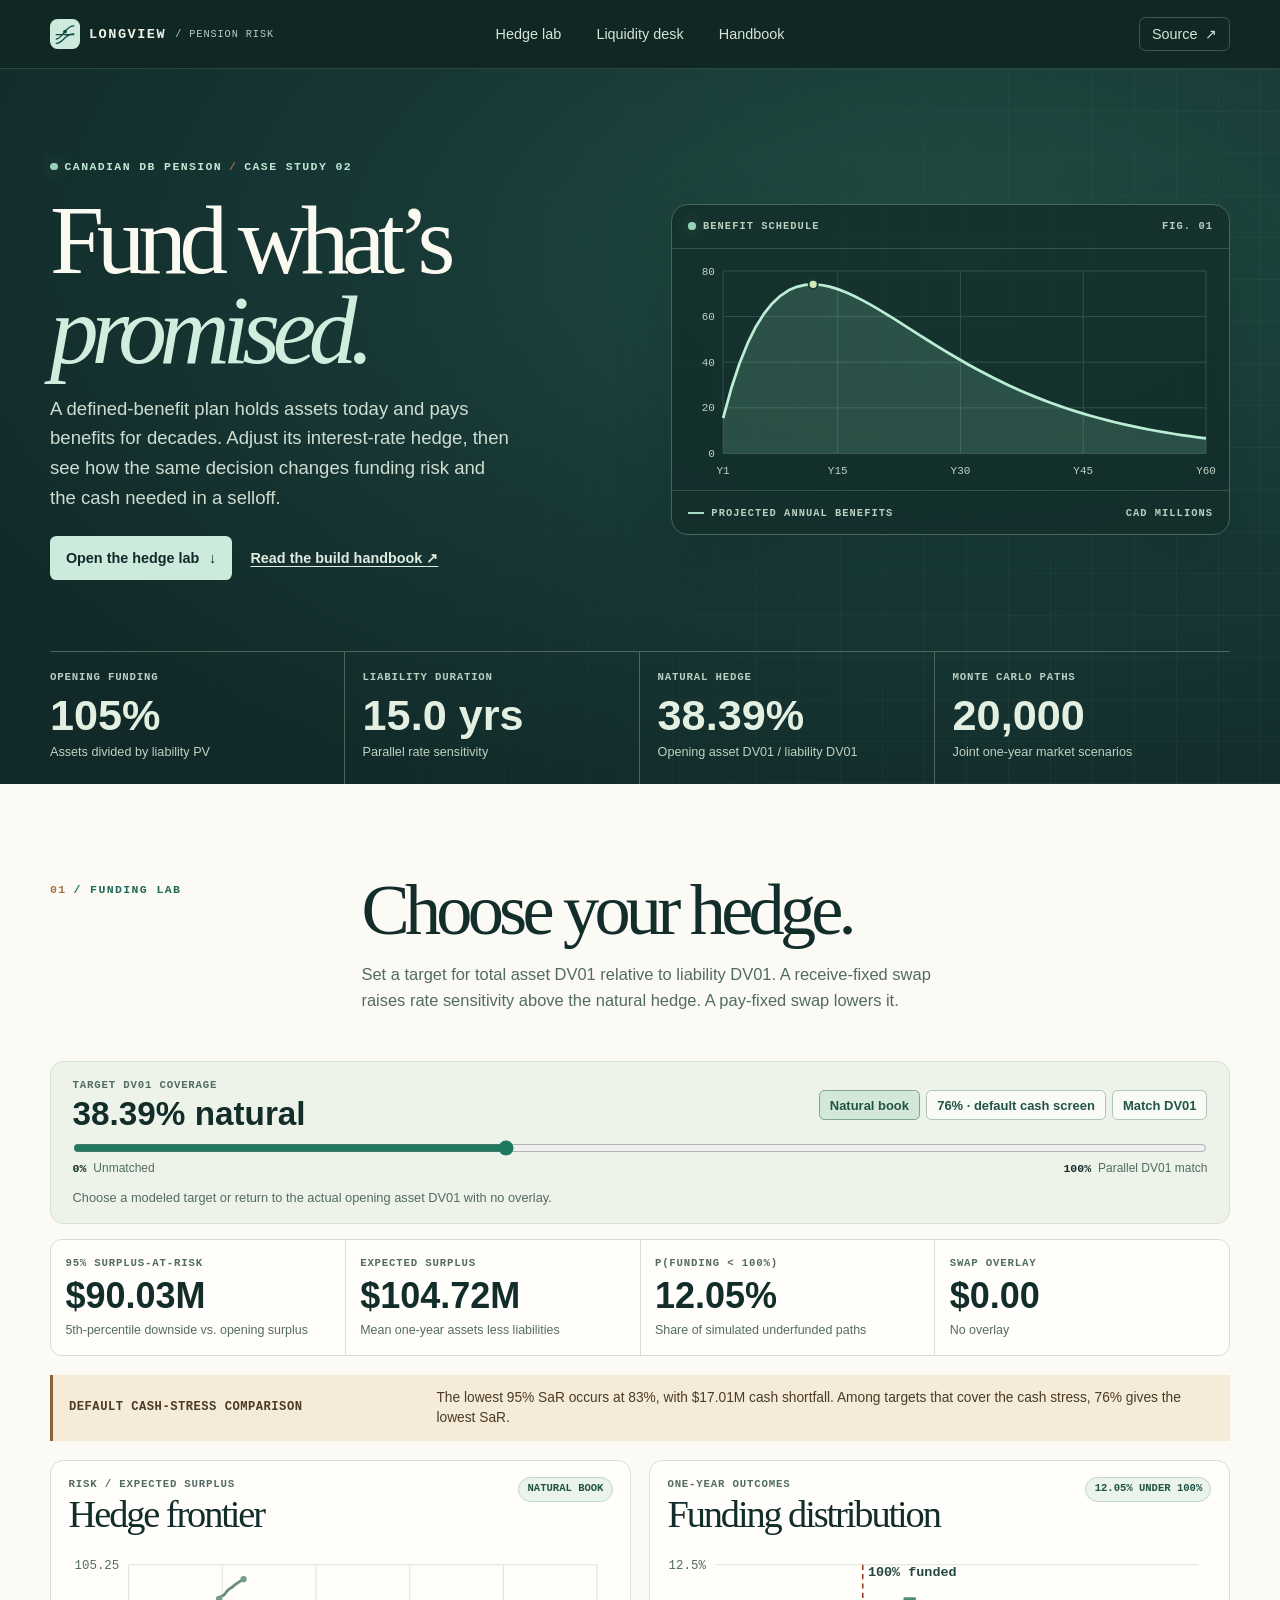
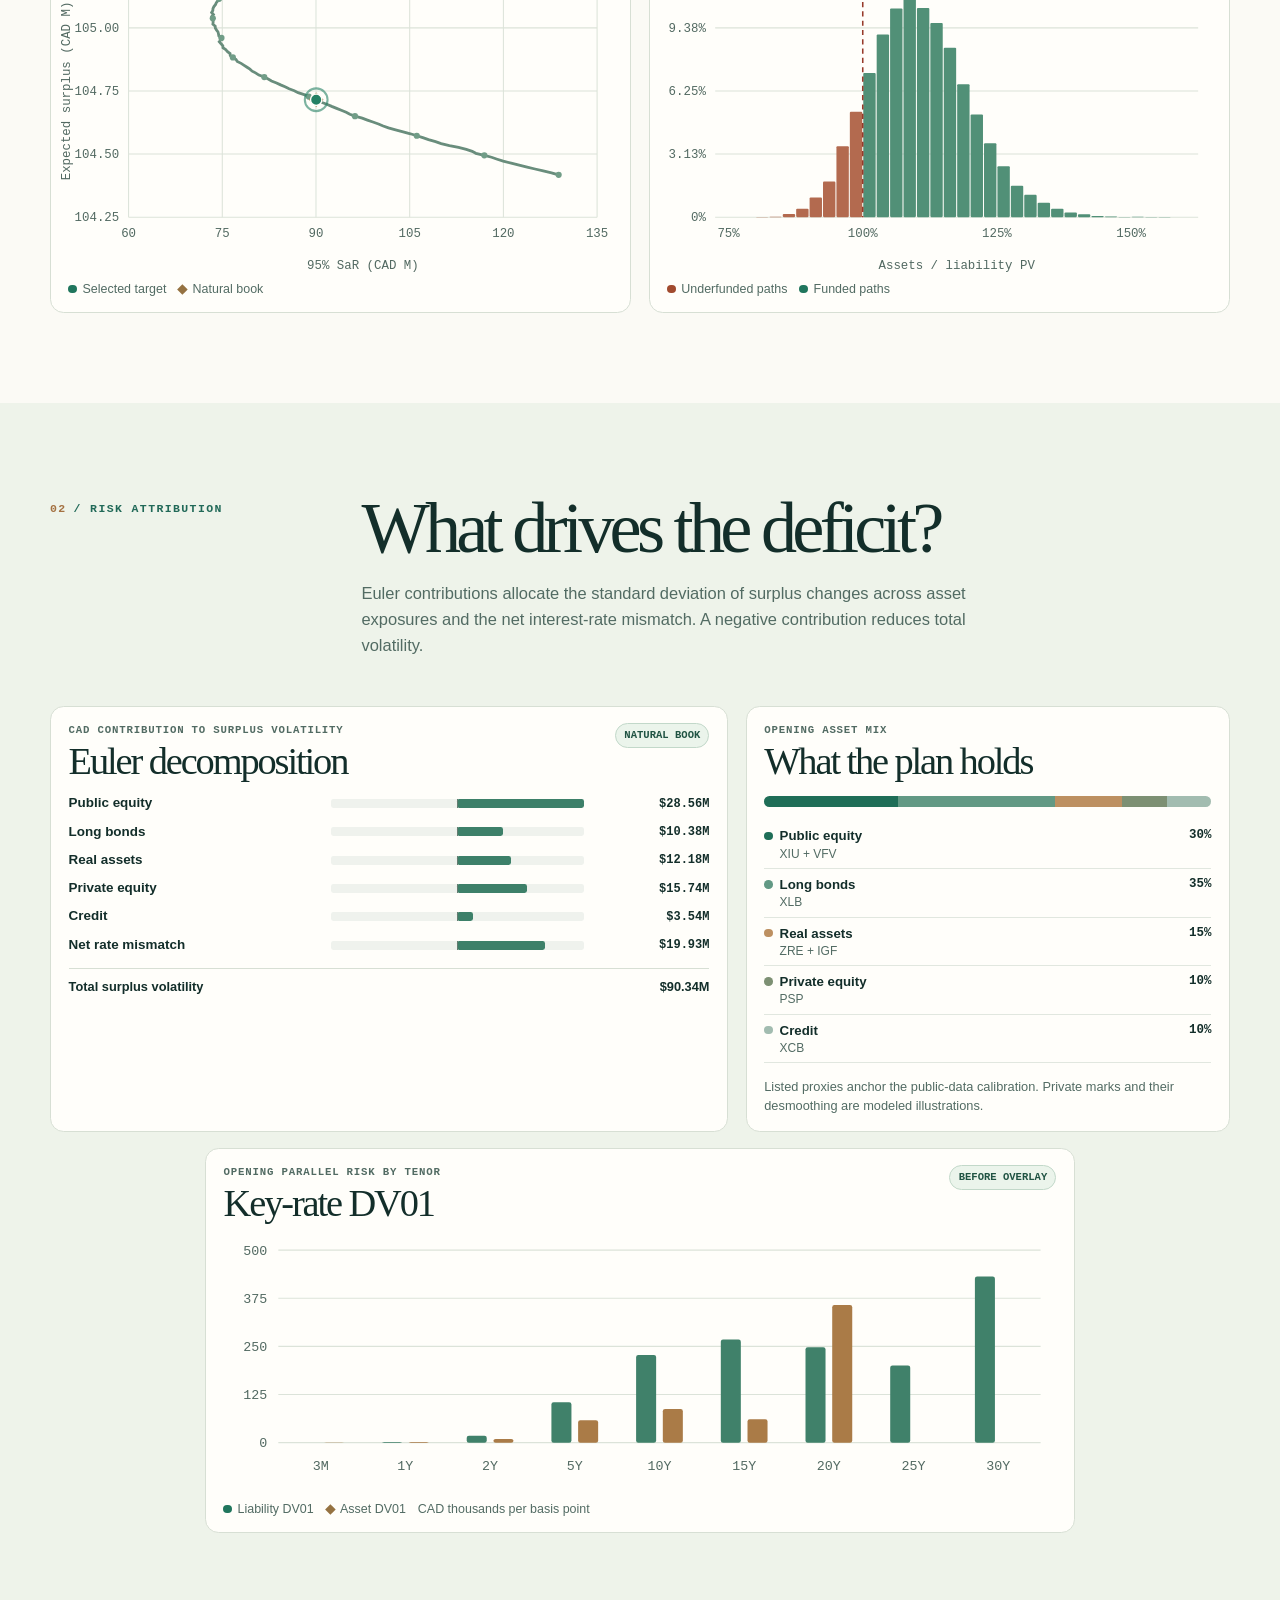
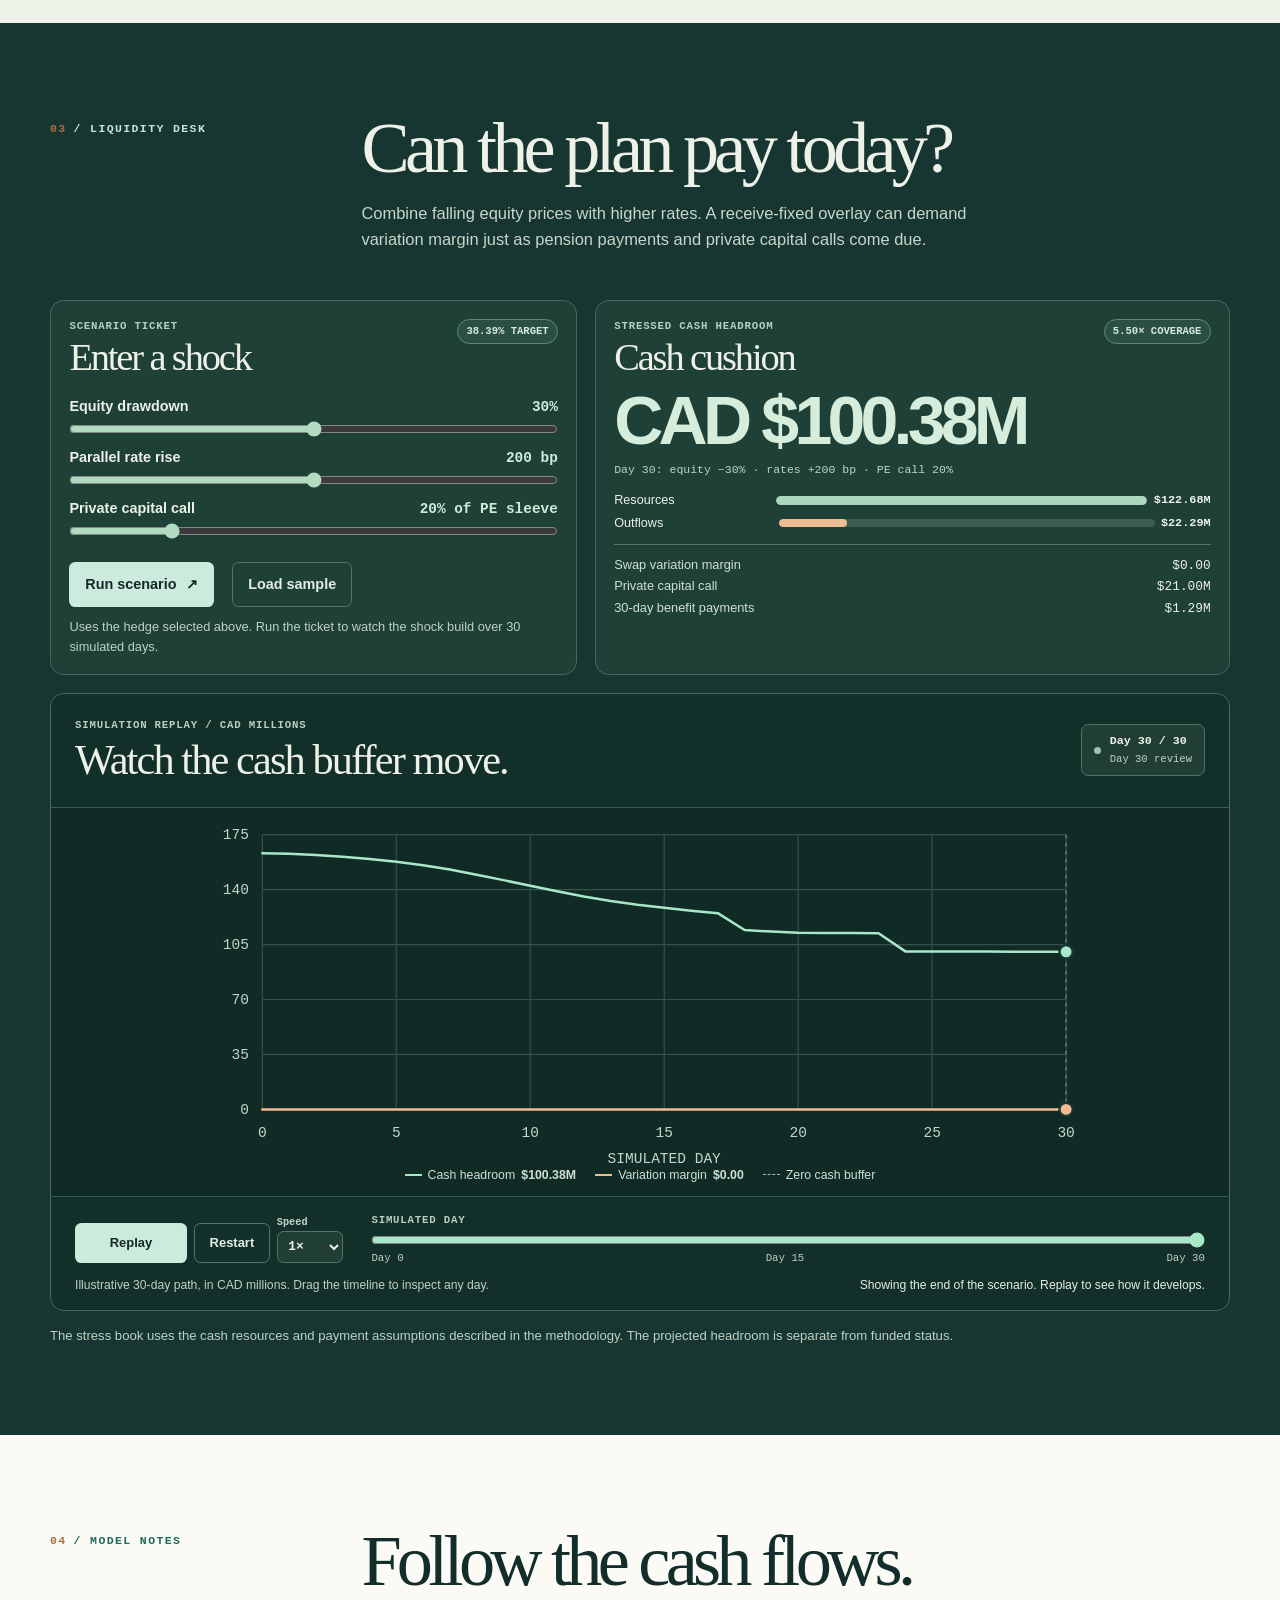
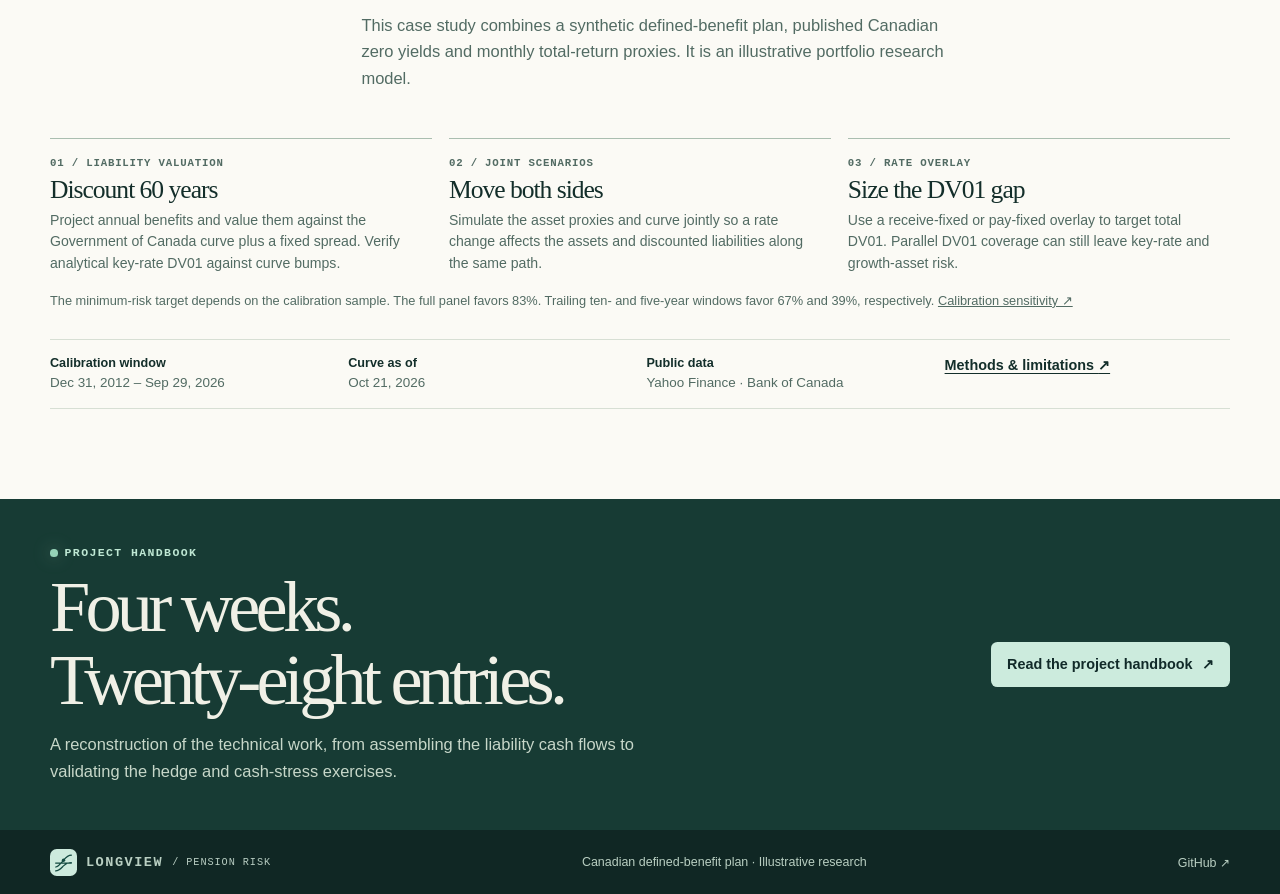
<file: docs/index.html>
<!doctype html>
<html lang="en">
<head>
  <meta charset="utf-8">
  <meta name="viewport" content="width=device-width, initial-scale=1">
  <meta name="theme-color" content="#112a29">
  <meta name="description" content="An interactive Canadian pension case study. Hedge liability duration, inspect the funding distribution and stress-test cash.">
  <meta property="og:type" content="website">
  <meta property="og:title" content="LONGVIEW / Pension Risk Lab">
  <meta property="og:description" content="Set a Canadian pension hedge, compare one-year funding outcomes and run a liquidity stress.">
  <meta property="og:url" content="https://y68wu.github.io/pension-ldi-lab/">
  <meta property="og:image" content="https://y68wu.github.io/pension-ldi-lab/assets/share.png">
  <meta name="twitter:card" content="summary_large_image">
  <title>LONGVIEW / Pension Risk Lab</title>
  <link rel="icon" href="assets/mark.svg" type="image/svg+xml">
  <link rel="stylesheet" href="assets/site.css?v=replay-1">
  <script src="assets/site.js?v=replay-1" type="module"></script>
</head>
<body>
  <a href="#main" class="skip">Skip to content</a>
  <header class="site-header">
    <div class="shell nav">
      <a class="brand" href="./"><img src="assets/mark.svg" alt="" width="30" height="30"><strong>LONGVIEW</strong><span>/ PENSION RISK</span></a>
      <nav aria-label="Main navigation">
        <a href="#hedge">Hedge lab</a><a href="#liquidity">Liquidity desk</a><a href="handbook.html">Handbook</a>
      </nav>
      <a class="repo" href="https://github.com/y68wu/pension-ldi-lab">Source <span aria-hidden="true">↗</span></a>
    </div>
  </header>

  <main id="main">
    <section class="hero" aria-labelledby="hero-title">
      <div class="shell hero-grid">
        <div class="hero-copy">
          <p class="kicker"><i></i> CANADIAN DB PENSION <span>/</span> CASE STUDY 02</p>
          <h1 id="hero-title">Fund what’s<br> <em>promised.</em></h1>
          <p>A defined-benefit plan holds assets today and pays benefits for decades. Adjust its interest-rate hedge, then see how the same decision changes funding risk and the cash needed in a selloff.</p>
          <div class="actions"><a class="button primary" href="#hedge">Open the hedge lab <span aria-hidden="true">↓</span></a><a class="text-link" href="handbook.html">Read the build handbook <span aria-hidden="true">↗</span></a></div>
        </div>
        <figure class="hero-card">
          <div class="hero-card-head"><span><i></i> BENEFIT SCHEDULE</span><span>FIG. 01</span></div>
          <svg id="hero-chart" viewBox="0 0 610 265" role="img" aria-label="Projected benefit payments over a 60-year horizon"></svg>
          <figcaption><span><i></i> PROJECTED ANNUAL BENEFITS</span><span>CAD MILLIONS</span></figcaption>
        </figure>
      </div>
      <dl class="shell hero-metrics" aria-label="Plan at a glance">
        <div><dt>OPENING FUNDING</dt><dd id="hero-funding">—</dd><span>Assets divided by liability PV</span></div>
        <div><dt>LIABILITY DURATION</dt><dd id="hero-duration">—</dd><span>Parallel rate sensitivity</span></div>
        <div><dt>NATURAL HEDGE</dt><dd id="hero-natural">—</dd><span>Opening asset DV01 / liability DV01</span></div>
        <div><dt>MONTE CARLO PATHS</dt><dd id="hero-paths">—</dd><span>Joint one-year market scenarios</span></div>
      </dl>
    </section>

    <section class="band paper" id="hedge" aria-labelledby="hedge-title">
      <div class="shell">
        <div class="section-intro">
          <p class="kicker"><span>01</span> / FUNDING LAB</p>
          <div><h2 id="hedge-title">Choose your hedge.</h2><p>Set a target for total asset DV01 relative to liability DV01. A receive-fixed swap raises rate sensitivity above the natural hedge. A pay-fixed swap lowers it.</p></div>
        </div>
        <div class="hedge-control">
          <div class="control-top">
            <div><label for="hedge-ratio" class="micro">TARGET DV01 COVERAGE</label><output id="hedge-output" for="hedge-ratio">—</output></div>
            <div class="presets" aria-label="Hedge presets">
              <button type="button" id="hedge-natural">Natural book</button><button type="button" id="hedge-sample">Default cash screen</button><button type="button" id="hedge-full">Match DV01</button>
            </div>
          </div>
          <input id="hedge-ratio" type="range" min="0" max="100" step="1" value="75" disabled aria-describedby="hedge-note">
          <div class="axis-labels"><span>0% <small>Unmatched</small></span><span>100% <small>Parallel DV01 match</small></span></div>
          <p id="hedge-note" class="control-note">Choose a modeled target or return to the actual opening asset DV01 with no overlay.</p>
        </div>
        <div class="metrics-row" aria-live="polite">
          <div><span class="micro">95% SURPLUS-AT-RISK</span><strong id="hedge-sar">—</strong><span>5th-percentile downside vs. opening surplus</span></div>
          <div><span class="micro">EXPECTED SURPLUS</span><strong id="hedge-surplus">—</strong><span>Mean one-year assets less liabilities</span></div>
          <div><span class="micro">P(FUNDING &lt; 100%)</span><strong id="hedge-under">—</strong><span>Share of simulated underfunded paths</span></div>
          <div><span class="micro">SWAP OVERLAY</span><strong id="hedge-notional">—</strong><span id="hedge-direction">Based on opening DV01 gap</span></div>
        </div>

        <aside id="tradeoff-callout" class="tradeoff-callout" hidden></aside>
        <div class="chart-grid">
          <figure class="figure frontier">
            <div class="figure-heading"><div><p class="micro">RISK / EXPECTED SURPLUS</p><h3>Hedge frontier</h3></div><span class="badge" id="frontier-current">—</span></div>
            <svg id="frontier-chart" viewBox="0 0 560 330" role="img" aria-label="Hedge frontier for expected surplus versus surplus at risk"></svg>
            <figcaption><span><i></i> Selected target</span><span><i class="square"></i> Natural book</span></figcaption>
          </figure>
          <figure class="figure distribution">
            <div class="figure-heading"><div><p class="micro">ONE-YEAR OUTCOMES</p><h3>Funding distribution</h3></div><span class="badge" id="distribution-under">—</span></div>
            <svg id="distribution-chart" viewBox="0 0 560 330" role="img" aria-label="Distribution of the simulated one-year funding ratio"></svg>
            <figcaption><span><i class="risk-dot"></i> Underfunded paths</span><span><i></i> Funded paths</span></figcaption>
          </figure>
        </div>
      </div>
    </section>

    <section class="band pale" id="attribution" aria-labelledby="attribution-title">
      <div class="shell">
        <div class="section-intro">
          <p class="kicker"><span>02</span> / RISK ATTRIBUTION</p>
          <div><h2 id="attribution-title">What drives the deficit?</h2><p>Euler contributions allocate the standard deviation of surplus changes across asset exposures and the net interest-rate mismatch. A negative contribution reduces total volatility.</p></div>
        </div>
        <div class="attribution-grid">
          <div class="figure contribution">
            <div class="figure-heading"><div><p class="micro">CAD CONTRIBUTION TO SURPLUS VOLATILITY</p><h3>Euler decomposition</h3></div><span class="badge" id="attribution-target">—</span></div>
            <div id="risk-bars" class="risk-bars"></div>
          </div>
          <div class="allocation">
            <p class="micro">OPENING ASSET MIX</p>
            <h3>What the plan holds</h3>
            <div id="allocation-strip" class="allocation-strip" aria-hidden="true"></div>
            <dl id="allocation-list"></dl>
            <p class="fine">Listed proxies anchor the public-data calibration. Private marks and their desmoothing are modeled illustrations.</p>
          </div>
        </div>
        <figure class="figure key-rates" id="key-rate-card" hidden>
          <div class="figure-heading"><div><p class="micro">OPENING PARALLEL RISK BY TENOR</p><h3>Key-rate DV01</h3></div><span class="badge">BEFORE OVERLAY</span></div>
          <svg id="key-rate-chart" viewBox="0 0 780 245" role="img" aria-label="Opening asset and liability DV01 by Government of Canada curve tenor"></svg>
          <figcaption><span><i></i> Liability DV01</span><span><i class="square"></i> Asset DV01</span><span>CAD thousands per basis point</span></figcaption>
        </figure>
      </div>
    </section>

    <section class="band dark" id="liquidity" aria-labelledby="liquidity-title">
      <div class="shell">
        <div class="section-intro">
          <p class="kicker"><span>03</span> / LIQUIDITY DESK</p>
          <div><h2 id="liquidity-title">Can the plan pay today?</h2><p>Combine falling equity prices with higher rates. A receive-fixed overlay can demand variation margin just as pension payments and private capital calls come due.</p></div>
        </div>
        <div class="liquidity-grid">
          <form id="stress-form" class="stress-controls">
            <div class="figure-heading"><div><p class="micro">SCENARIO TICKET</p><h3>Enter a shock</h3></div><span class="badge" id="stress-target">—</span></div>
            <label for="stress-equity">Equity drawdown <output id="stress-equity-value" for="stress-equity">30%</output></label>
            <input id="stress-equity" type="range" min="0" max="60" step="1" value="30">
            <label for="stress-rates">Parallel rate rise <output id="stress-rates-value" for="stress-rates">200 bp</output></label>
            <input id="stress-rates" type="range" min="0" max="400" step="10" value="200">
            <label for="stress-call">Private capital call <output id="stress-call-value" for="stress-call">—</output></label>
            <input id="stress-call" type="range" min="0" max="100" step="1" value="20">
            <div class="actions"><button class="button primary" type="submit">Run scenario <span aria-hidden="true">↗</span></button><button type="button" class="button ghost" id="stress-sample">Load sample</button></div>
            <p class="fine">Uses the hedge selected above. Run the ticket to watch the shock build over 30 simulated days.</p>
          </form>
          <div class="liquidity-result">
            <div class="figure-heading"><div><p class="micro">STRESSED CASH HEADROOM</p><h3 id="stress-result-title">Run a scenario</h3></div><span class="badge" id="stress-coverage">—</span></div>
            <strong id="stress-headroom" class="headroom">—</strong>
            <p id="stress-applied" class="stress-applied"></p>
            <div id="stress-chart" class="cash-bars"></div>
            <dl id="stress-breakdown" class="cash-breakdown"></dl>
          </div>
        </div>
        <section class="replay-card" id="replay" aria-labelledby="replay-title">
          <div class="replay-heading">
            <div>
              <p class="micro">SIMULATION REPLAY / CAD MILLIONS</p>
              <h3 id="replay-title">Watch the cash buffer move.</h3>
            </div>
            <div class="replay-clock">
              <span class="replay-beacon" aria-hidden="true"></span>
              <div><strong id="replay-day">Day 0 / 30</strong><span id="replay-phase">Opening position</span></div>
            </div>
          </div>
          <figure class="replay-figure">
            <svg id="replay-chart" viewBox="0 0 760 300" role="img" aria-label="Cash headroom and variation margin over a 30-day illustrative stress path"></svg>
            <figcaption class="replay-legend">
              <span><i class="replay-swatch replay-swatch-headroom" aria-hidden="true"></i>Cash headroom <strong id="replay-buffer">—</strong></span>
              <span><i class="replay-swatch replay-swatch-margin" aria-hidden="true"></i>Variation margin <strong id="replay-vm">—</strong></span>
              <span><i class="replay-swatch replay-swatch-zero" aria-hidden="true"></i>Zero cash buffer</span>
            </figcaption>
          </figure>
          <div class="replay-controls">
            <div class="replay-buttons" aria-label="Replay controls">
              <button type="button" class="button primary" id="replay-play" aria-pressed="false" disabled>Play replay</button>
              <button type="button" class="button ghost" id="replay-restart" disabled>Restart</button>
              <label class="replay-speed" for="replay-speed">Speed
                <select id="replay-speed" disabled><option value="0.5">0.5×</option><option value="1" selected>1×</option><option value="2">2×</option></select>
              </label>
            </div>
            <div class="replay-track">
              <label class="micro" for="replay-scrub">SIMULATED DAY</label>
              <input id="replay-scrub" type="range" min="0" max="30" step="1" value="0" disabled>
              <div class="replay-scale" aria-hidden="true"><span>Day 0</span><span>Day 15</span><span>Day 30</span></div>
            </div>
          </div>
          <div class="replay-footer">
            <p id="replay-caption">Illustrative 30-day path, in CAD millions. Drag the timeline to inspect any day.</p>
            <p id="replay-status" role="status"></p>
          </div>
        </section>
        <p class="stress-note" id="stress-note">The stress book uses the cash resources and payment assumptions described in the methodology. The projected headroom is separate from funded status.</p>
      </div>
    </section>

    <section class="band paper" id="method" aria-labelledby="method-title">
      <div class="shell">
        <div class="section-intro">
          <p class="kicker"><span>04</span> / MODEL NOTES</p>
          <div><h2 id="method-title">Follow the cash flows.</h2><p>This case study combines a synthetic defined-benefit plan, published Canadian zero yields and monthly total-return proxies. It is an illustrative portfolio research model.</p></div>
        </div>
        <div class="method-grid">
          <article><span class="micro">01 / LIABILITY VALUATION</span><h3>Discount 60 years</h3><p>Project annual benefits and value them against the Government of Canada curve plus a fixed spread. Verify analytical key-rate DV01 against curve bumps.</p></article>
          <article><span class="micro">02 / JOINT SCENARIOS</span><h3>Move both sides</h3><p>Simulate the asset proxies and curve jointly so a rate change affects the assets and discounted liabilities along the same path.</p></article>
          <article><span class="micro">03 / RATE OVERLAY</span><h3>Size the DV01 gap</h3><p>Use a receive-fixed or pay-fixed overlay to target total DV01. Parallel DV01 coverage can still leave key-rate and growth-asset risk.</p></article>
        </div>
        <p class="fine">The minimum-risk target depends on the calibration sample. The full panel favors 83%. Trailing ten- and five-year windows favor 67% and 39%, respectively. <a href="https://github.com/y68wu/pension-ldi-lab/blob/main/reports/calibration_check.csv">Calibration sensitivity ↗</a></p>
        <dl class="study-strip"><div><dt>Calibration window</dt><dd id="meta-window">—</dd></div><div><dt>Curve as of</dt><dd id="meta-as-of">—</dd></div><div><dt>Public data</dt><dd>Yahoo Finance · Bank of Canada</dd></div><div><a class="text-link" href="https://github.com/y68wu/pension-ldi-lab#readme">Methods &amp; limitations <span aria-hidden="true">↗</span></a></div></dl>
      </div>
    </section>

    <section class="handbook-cta">
      <div class="shell">
        <div><p class="kicker"><i></i> PROJECT HANDBOOK</p><h2>Four weeks.<br> Twenty-eight entries.</h2><p>A reconstruction of the technical work, from assembling the liability cash flows to validating the hedge and cash-stress exercises.</p></div>
        <a class="button primary" href="handbook.html">Read the project handbook <span aria-hidden="true">↗</span></a>
      </div>
    </section>
    <div id="data-error" class="data-error" role="alert" hidden>Interactive data could not load. Refresh the page or open the analysis in the source repository.</div>
    <noscript><p class="data-error">Enable JavaScript to operate the hedge and liquidity labs. The methodology is available in the project handbook.</p></noscript>
  </main>
  <footer class="site-footer"><div class="shell"><a class="brand" href="./"><img src="assets/mark.svg" alt="" width="27" height="27"><strong>LONGVIEW</strong><span>/ PENSION RISK</span></a><span>Canadian defined-benefit plan · Illustrative research</span><a href="https://github.com/y68wu/pension-ldi-lab">GitHub ↗</a></div></footer>
</body>
</html>
</file>
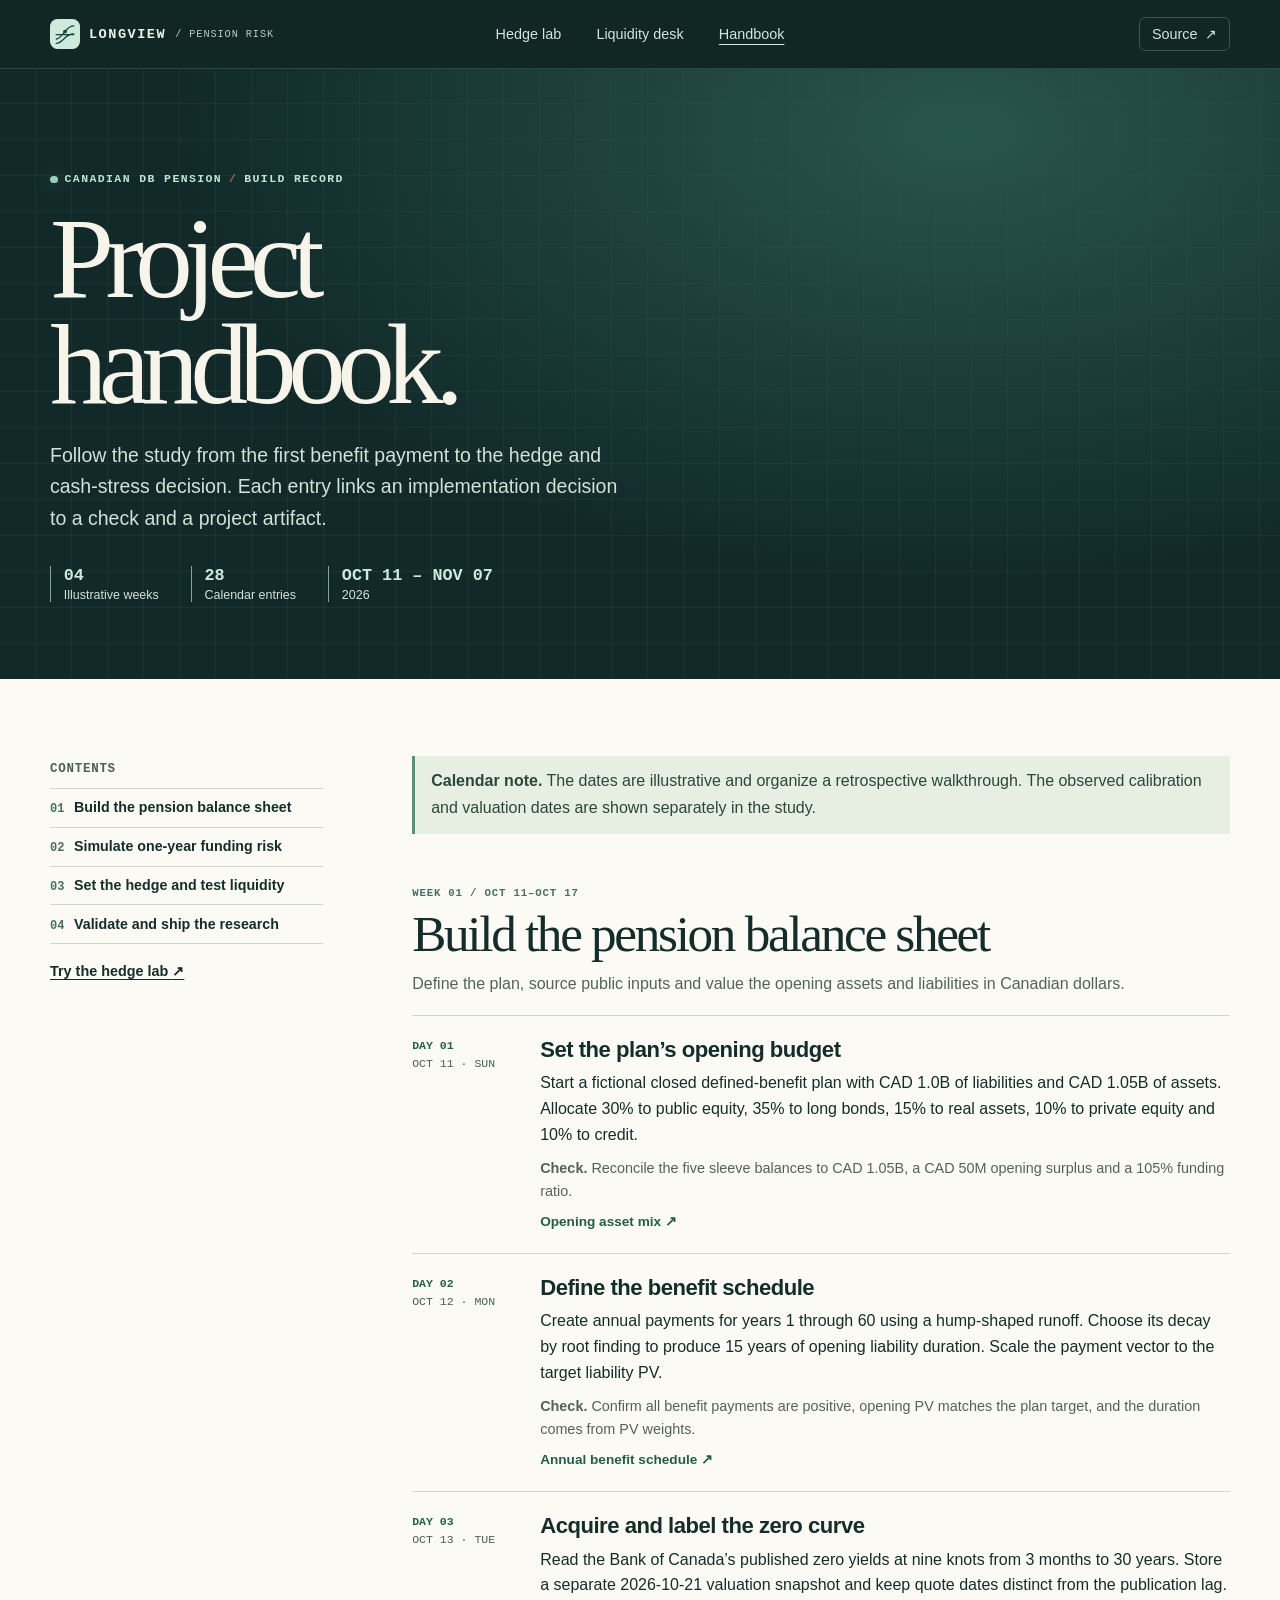
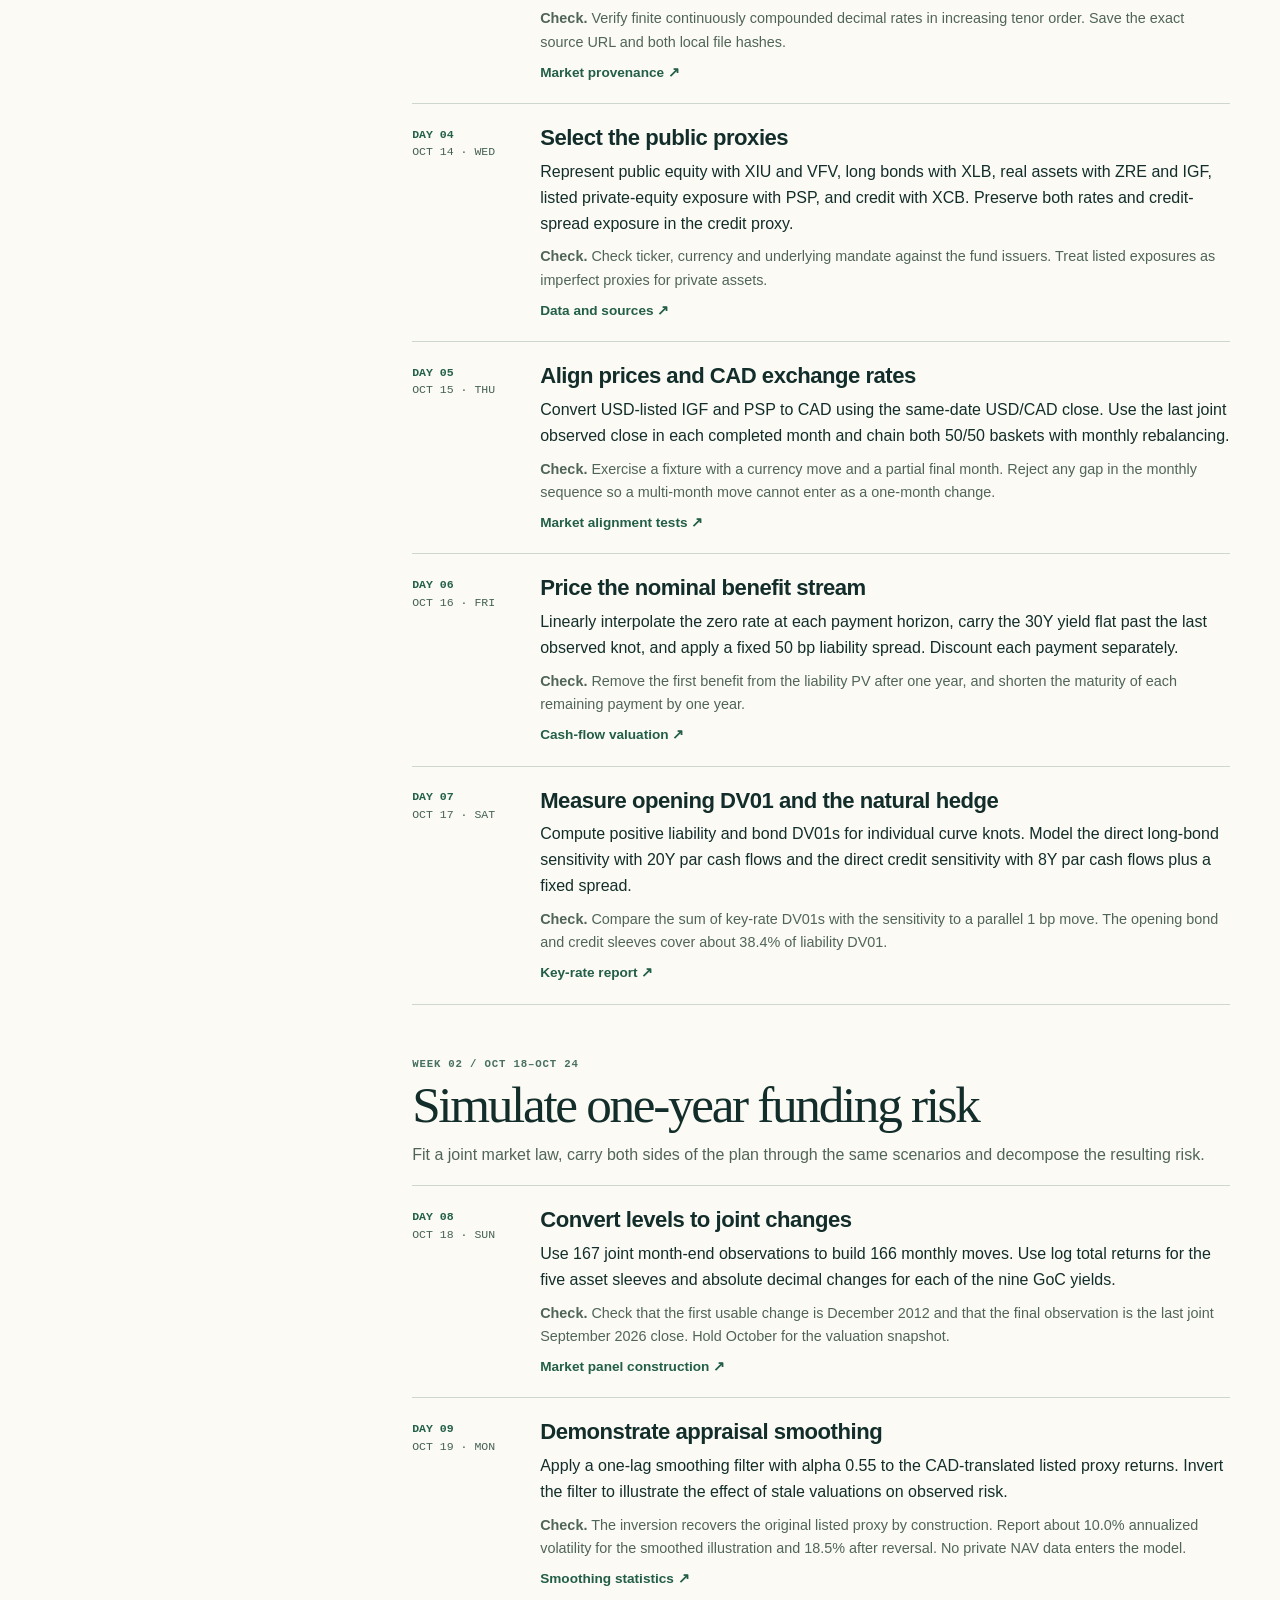
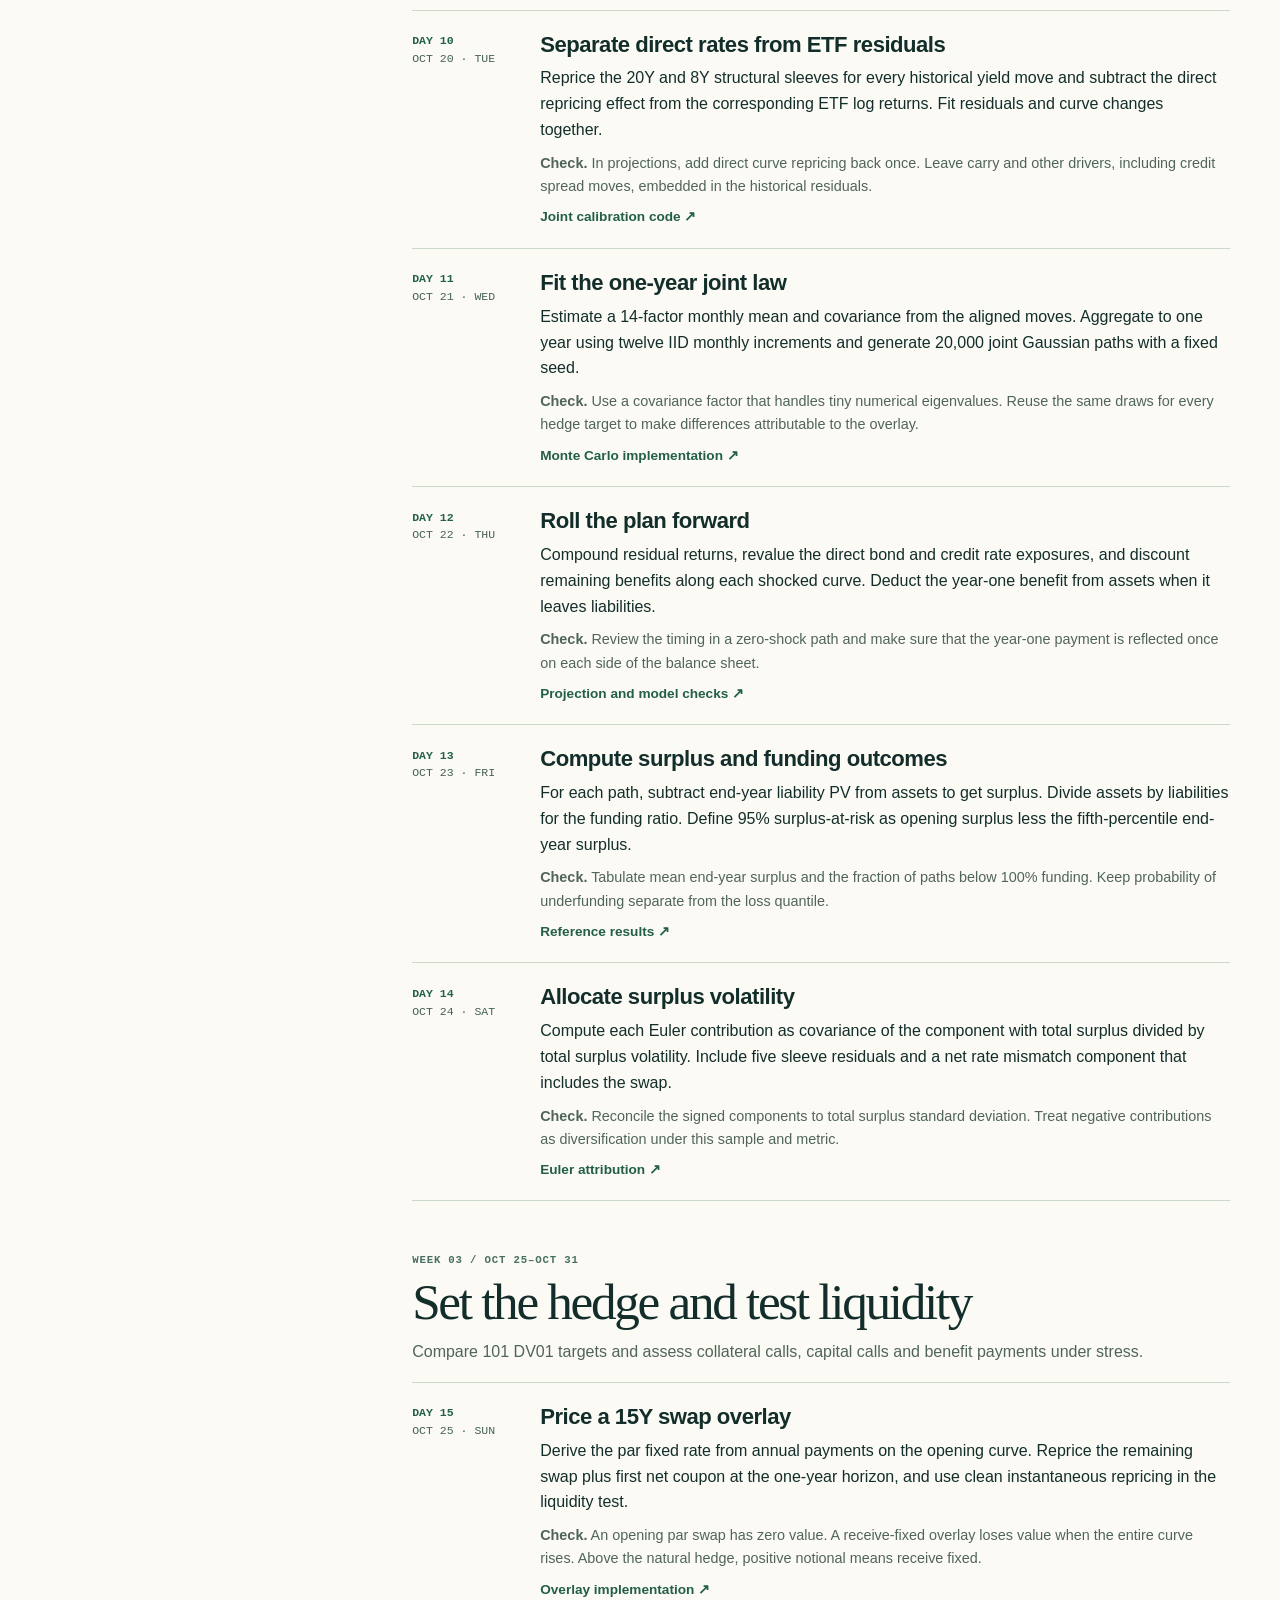
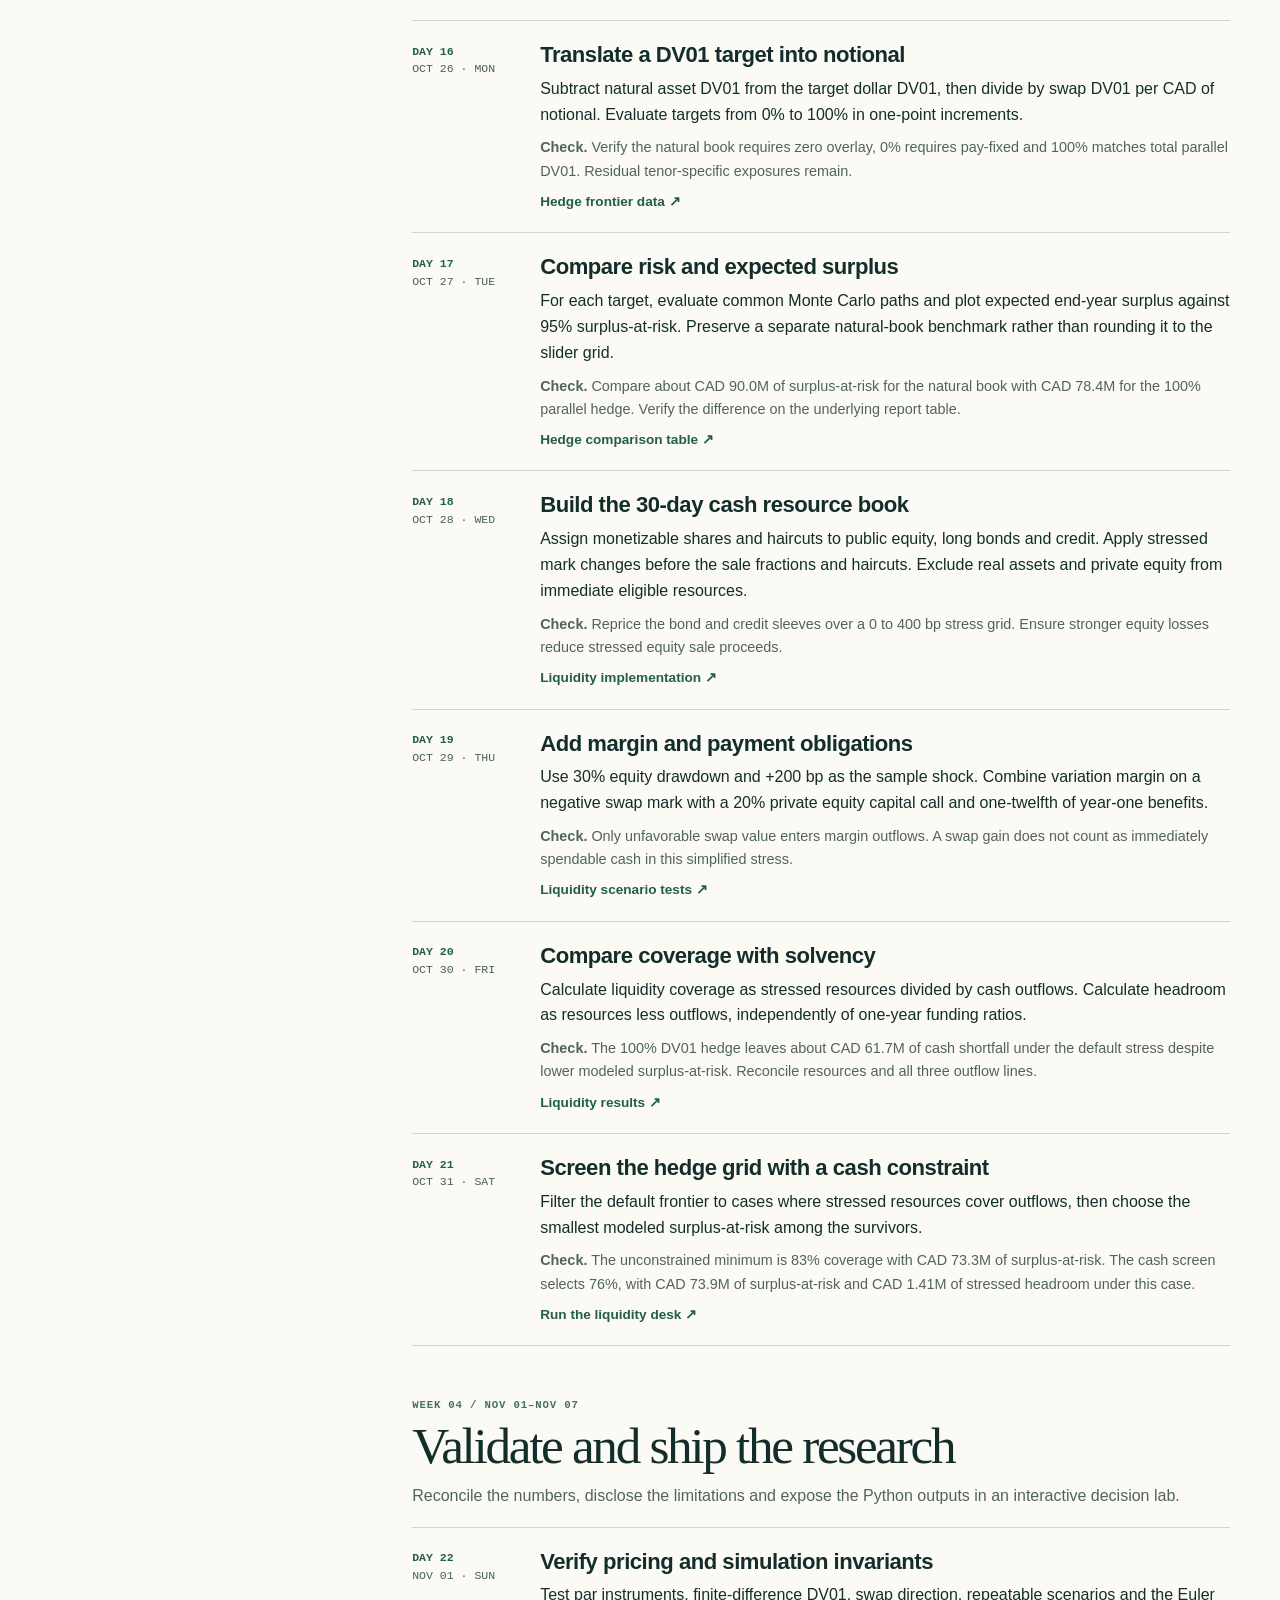
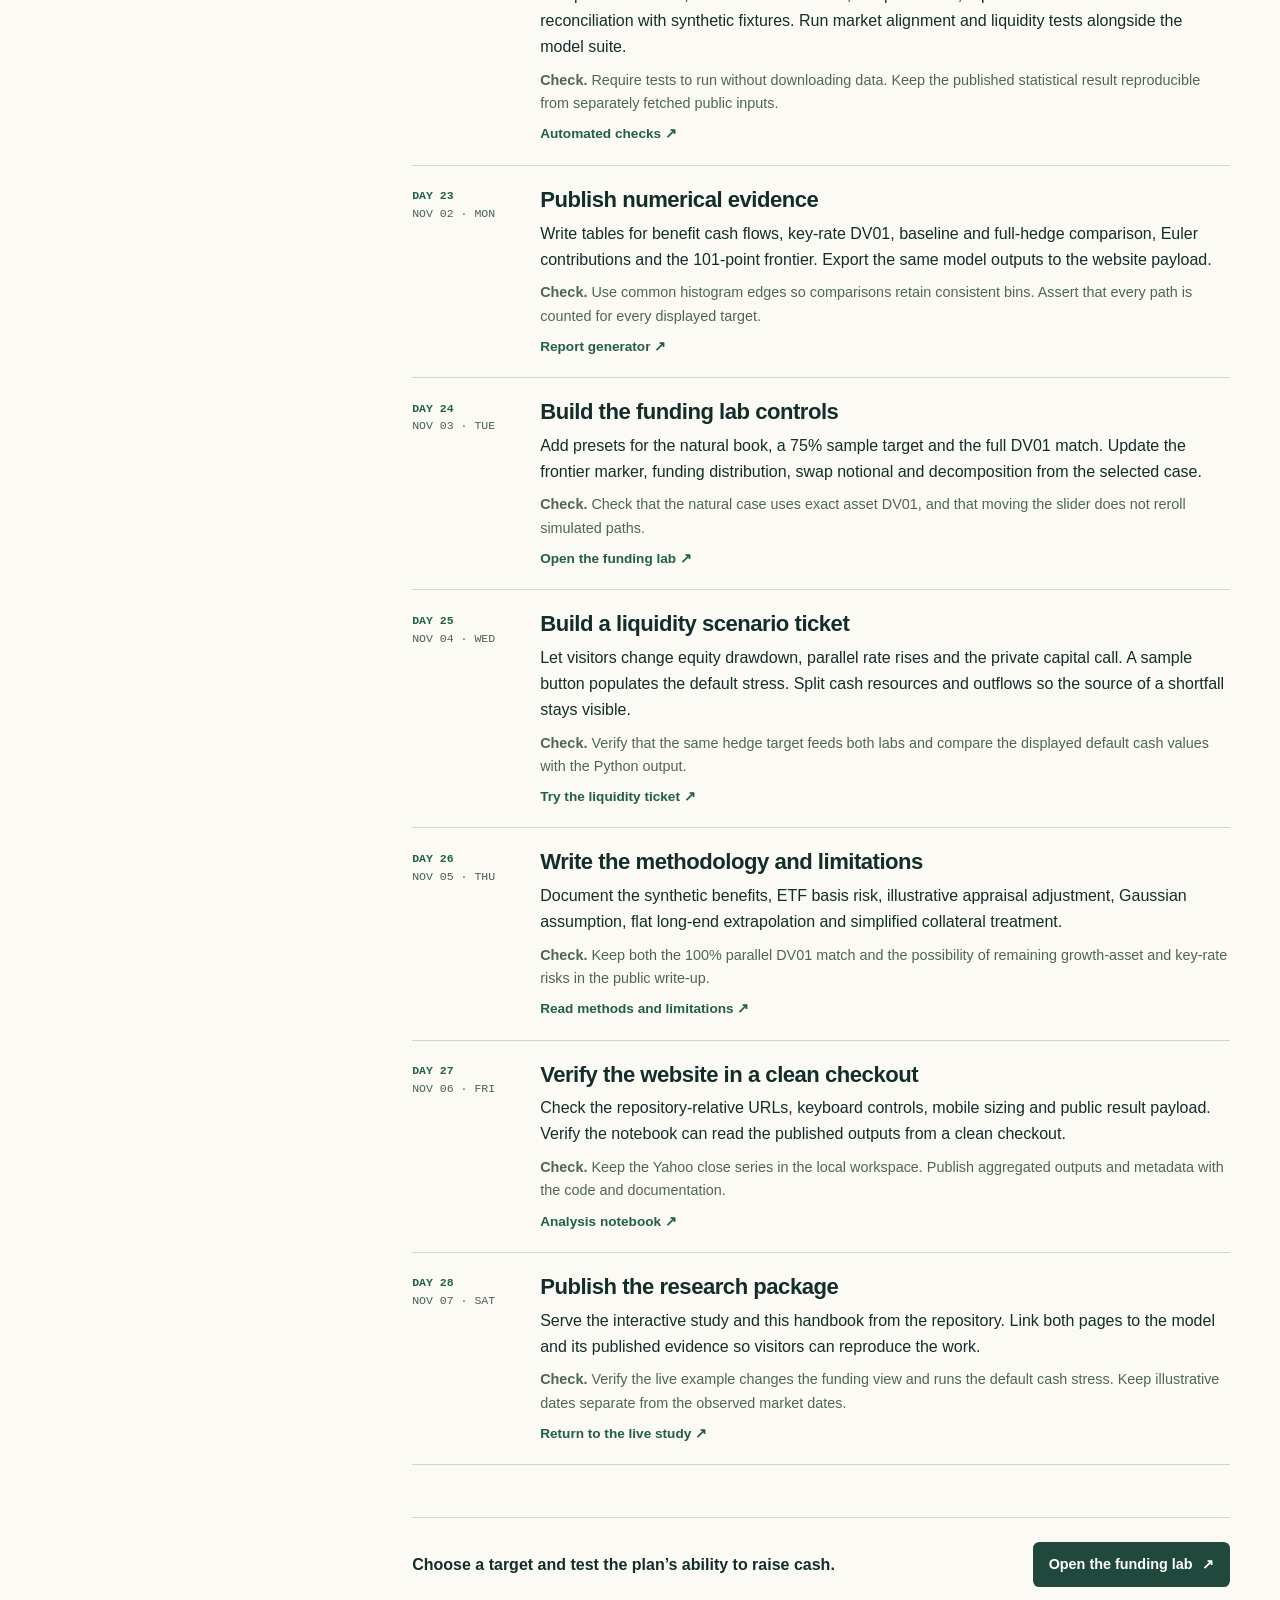
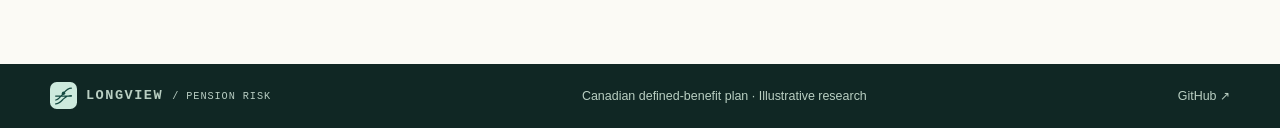
<file: docs/handbook.html>
<!doctype html>
<html lang="en">
<head>
  <meta charset="utf-8">
  <meta name="viewport" content="width=device-width, initial-scale=1">
  <meta name="theme-color" content="#112a29">
  <meta name="description" content="A 28-entry technical walkthrough of the LONGVIEW pension surplus-at-risk and liability-driven investment lab.">
  <title>Project handbook — LONGVIEW / Pension Risk Lab</title>
  <link rel="icon" href="assets/mark.svg" type="image/svg+xml">
  <link rel="stylesheet" href="assets/site.css">
  <link rel="stylesheet" href="assets/handbook.css">
</head>
<body class="guide-page">
<a href="#main" class="skip">Skip to handbook</a>

<header class="site-header">
  <div class="shell nav">
    <a class="brand" href="./"><img src="assets/mark.svg" alt="" width="30" height="30"><strong>LONGVIEW</strong><span>/ PENSION RISK</span></a>
    <nav aria-label="Main navigation">
      <a href="index.html#hedge">Hedge lab</a><a href="index.html#liquidity">Liquidity desk</a><a href="handbook.html" aria-current="page">Handbook</a>
    </nav>
    <a class="repo" href="https://github.com/y68wu/pension-ldi-lab">Source <span aria-hidden="true">↗</span></a>
  </div>
</header>

<main id="main">
  <section class="guide-hero">
    <div class="shell">
      <p class="kicker"><i></i> CANADIAN DB PENSION <span>/</span> BUILD RECORD</p>
      <h1>Project<br>handbook.</h1>
      <p>Follow the study from the first benefit payment to the hedge and cash-stress decision. Each entry links an implementation decision to a check and a project artifact.</p>
      <dl class="guide-meta"><div><dt>04</dt><dd>Illustrative weeks</dd></div><div><dt>28</dt><dd>Calendar entries</dd></div><div><dt>OCT 11 – NOV 07</dt><dd>2026</dd></div></dl>
    </div>
  </section>
  <div class="shell guide-layout">
    <aside class="guide-side">
      <nav aria-label="Handbook contents">
        <h2>Contents</h2>
        <ol>

          <li><a href="#week-1"><span>01</span> Build the pension balance sheet</a></li>
          <li><a href="#week-2"><span>02</span> Simulate one-year funding risk</a></li>
          <li><a href="#week-3"><span>03</span> Set the hedge and test liquidity</a></li>
          <li><a href="#week-4"><span>04</span> Validate and ship the research</a></li>

        </ol>
      </nav>
      <a class="text-link" href="index.html#hedge">Try the hedge lab <span aria-hidden="true">↗</span></a>
    </aside>
    <div class="guide-body">
      <p class="guide-note"><strong>Calendar note.</strong> The dates are illustrative and organize a retrospective walkthrough. The observed calibration and valuation dates are shown separately in the study.</p>

      <section class="guide-week" id="week-1" aria-labelledby="week-1-title">
        <header>
          <p class="micro">WEEK 01 / Oct 11–Oct 17</p>
          <h2 id="week-1-title">Build the pension balance sheet</h2>
          <p>Define the plan, source public inputs and value the opening assets and liabilities in Canadian dollars.</p>
        </header>
        <article class="guide-entry" id="day-01">
          <div class="guide-date"><span>DAY 01</span><time datetime="2026-10-11">Oct 11 · Sun</time></div>
          <div>
            <h3>Set the plan’s opening budget</h3>
            <p>Start a fictional closed defined-benefit plan with CAD 1.0B of liabilities and CAD 1.05B of assets. Allocate 30% to public equity, 35% to long bonds, 15% to real assets, 10% to private equity and 10% to credit.</p>
            <p class="guide-check"><strong>Check.</strong> Reconcile the five sleeve balances to CAD 1.05B, a CAD 50M opening surplus and a 105% funding ratio.</p>
            <a href="https://github.com/y68wu/pension-ldi-lab/blob/main/reports/portfolio.csv">Opening asset mix <span aria-hidden="true">↗</span></a>
          </div>
        </article>
        <article class="guide-entry" id="day-02">
          <div class="guide-date"><span>DAY 02</span><time datetime="2026-10-12">Oct 12 · Mon</time></div>
          <div>
            <h3>Define the benefit schedule</h3>
            <p>Create annual payments for years 1 through 60 using a hump-shaped runoff. Choose its decay by root finding to produce 15 years of opening liability duration. Scale the payment vector to the target liability PV.</p>
            <p class="guide-check"><strong>Check.</strong> Confirm all benefit payments are positive, opening PV matches the plan target, and the duration comes from PV weights.</p>
            <a href="https://github.com/y68wu/pension-ldi-lab/blob/main/reports/benefits.csv">Annual benefit schedule <span aria-hidden="true">↗</span></a>
          </div>
        </article>
        <article class="guide-entry" id="day-03">
          <div class="guide-date"><span>DAY 03</span><time datetime="2026-10-13">Oct 13 · Tue</time></div>
          <div>
            <h3>Acquire and label the zero curve</h3>
            <p>Read the Bank of Canada’s published zero yields at nine knots from 3 months to 30 years. Store a separate 2026-10-21 valuation snapshot and keep quote dates distinct from the publication lag.</p>
            <p class="guide-check"><strong>Check.</strong> Verify finite continuously compounded decimal rates in increasing tenor order. Save the exact source URL and both local file hashes.</p>
            <a href="https://github.com/y68wu/pension-ldi-lab/blob/main/data/market_metadata.json">Market provenance <span aria-hidden="true">↗</span></a>
          </div>
        </article>
        <article class="guide-entry" id="day-04">
          <div class="guide-date"><span>DAY 04</span><time datetime="2026-10-14">Oct 14 · Wed</time></div>
          <div>
            <h3>Select the public proxies</h3>
            <p>Represent public equity with XIU and VFV, long bonds with XLB, real assets with ZRE and IGF, listed private-equity exposure with PSP, and credit with XCB. Preserve both rates and credit-spread exposure in the credit proxy.</p>
            <p class="guide-check"><strong>Check.</strong> Check ticker, currency and underlying mandate against the fund issuers. Treat listed exposures as imperfect proxies for private assets.</p>
            <a href="https://github.com/y68wu/pension-ldi-lab/blob/main/data/README.md">Data and sources <span aria-hidden="true">↗</span></a>
          </div>
        </article>
        <article class="guide-entry" id="day-05">
          <div class="guide-date"><span>DAY 05</span><time datetime="2026-10-15">Oct 15 · Thu</time></div>
          <div>
            <h3>Align prices and CAD exchange rates</h3>
            <p>Convert USD-listed IGF and PSP to CAD using the same-date USD/CAD close. Use the last joint observed close in each completed month and chain both 50/50 baskets with monthly rebalancing.</p>
            <p class="guide-check"><strong>Check.</strong> Exercise a fixture with a currency move and a partial final month. Reject any gap in the monthly sequence so a multi-month move cannot enter as a one-month change.</p>
            <a href="https://github.com/y68wu/pension-ldi-lab/blob/main/tests/test_market.py">Market alignment tests <span aria-hidden="true">↗</span></a>
          </div>
        </article>
        <article class="guide-entry" id="day-06">
          <div class="guide-date"><span>DAY 06</span><time datetime="2026-10-16">Oct 16 · Fri</time></div>
          <div>
            <h3>Price the nominal benefit stream</h3>
            <p>Linearly interpolate the zero rate at each payment horizon, carry the 30Y yield flat past the last observed knot, and apply a fixed 50 bp liability spread. Discount each payment separately.</p>
            <p class="guide-check"><strong>Check.</strong> Remove the first benefit from the liability PV after one year, and shorten the maturity of each remaining payment by one year.</p>
            <a href="https://github.com/y68wu/pension-ldi-lab/blob/main/src/pension_ldi/model.py">Cash-flow valuation <span aria-hidden="true">↗</span></a>
          </div>
        </article>
        <article class="guide-entry" id="day-07">
          <div class="guide-date"><span>DAY 07</span><time datetime="2026-10-17">Oct 17 · Sat</time></div>
          <div>
            <h3>Measure opening DV01 and the natural hedge</h3>
            <p>Compute positive liability and bond DV01s for individual curve knots. Model the direct long-bond sensitivity with 20Y par cash flows and the direct credit sensitivity with 8Y par cash flows plus a fixed spread.</p>
            <p class="guide-check"><strong>Check.</strong> Compare the sum of key-rate DV01s with the sensitivity to a parallel 1 bp move. The opening bond and credit sleeves cover about 38.4% of liability DV01.</p>
            <a href="https://github.com/y68wu/pension-ldi-lab/blob/main/reports/key_rates.csv">Key-rate report <span aria-hidden="true">↗</span></a>
          </div>
        </article>
      </section>
      <section class="guide-week" id="week-2" aria-labelledby="week-2-title">
        <header>
          <p class="micro">WEEK 02 / Oct 18–Oct 24</p>
          <h2 id="week-2-title">Simulate one-year funding risk</h2>
          <p>Fit a joint market law, carry both sides of the plan through the same scenarios and decompose the resulting risk.</p>
        </header>
        <article class="guide-entry" id="day-08">
          <div class="guide-date"><span>DAY 08</span><time datetime="2026-10-18">Oct 18 · Sun</time></div>
          <div>
            <h3>Convert levels to joint changes</h3>
            <p>Use 167 joint month-end observations to build 166 monthly moves. Use log total returns for the five asset sleeves and absolute decimal changes for each of the nine GoC yields.</p>
            <p class="guide-check"><strong>Check.</strong> Check that the first usable change is December 2012 and that the final observation is the last joint September 2026 close. Hold October for the valuation snapshot.</p>
            <a href="https://github.com/y68wu/pension-ldi-lab/blob/main/src/pension_ldi/market.py">Market panel construction <span aria-hidden="true">↗</span></a>
          </div>
        </article>
        <article class="guide-entry" id="day-09">
          <div class="guide-date"><span>DAY 09</span><time datetime="2026-10-19">Oct 19 · Mon</time></div>
          <div>
            <h3>Demonstrate appraisal smoothing</h3>
            <p>Apply a one-lag smoothing filter with alpha 0.55 to the CAD-translated listed proxy returns. Invert the filter to illustrate the effect of stale valuations on observed risk.</p>
            <p class="guide-check"><strong>Check.</strong> The inversion recovers the original listed proxy by construction. Report about 10.0% annualized volatility for the smoothed illustration and 18.5% after reversal. No private NAV data enters the model.</p>
            <a href="https://github.com/y68wu/pension-ldi-lab/blob/main/reports/summary.json">Smoothing statistics <span aria-hidden="true">↗</span></a>
          </div>
        </article>
        <article class="guide-entry" id="day-10">
          <div class="guide-date"><span>DAY 10</span><time datetime="2026-10-20">Oct 20 · Tue</time></div>
          <div>
            <h3>Separate direct rates from ETF residuals</h3>
            <p>Reprice the 20Y and 8Y structural sleeves for every historical yield move and subtract the direct repricing effect from the corresponding ETF log returns. Fit residuals and curve changes together.</p>
            <p class="guide-check"><strong>Check.</strong> In projections, add direct curve repricing back once. Leave carry and other drivers, including credit spread moves, embedded in the historical residuals.</p>
            <a href="https://github.com/y68wu/pension-ldi-lab/blob/main/src/pension_ldi/model.py">Joint calibration code <span aria-hidden="true">↗</span></a>
          </div>
        </article>
        <article class="guide-entry" id="day-11">
          <div class="guide-date"><span>DAY 11</span><time datetime="2026-10-21">Oct 21 · Wed</time></div>
          <div>
            <h3>Fit the one-year joint law</h3>
            <p>Estimate a 14-factor monthly mean and covariance from the aligned moves. Aggregate to one year using twelve IID monthly increments and generate 20,000 joint Gaussian paths with a fixed seed.</p>
            <p class="guide-check"><strong>Check.</strong> Use a covariance factor that handles tiny numerical eigenvalues. Reuse the same draws for every hedge target to make differences attributable to the overlay.</p>
            <a href="https://github.com/y68wu/pension-ldi-lab/blob/main/src/pension_ldi/model.py">Monte Carlo implementation <span aria-hidden="true">↗</span></a>
          </div>
        </article>
        <article class="guide-entry" id="day-12">
          <div class="guide-date"><span>DAY 12</span><time datetime="2026-10-22">Oct 22 · Thu</time></div>
          <div>
            <h3>Roll the plan forward</h3>
            <p>Compound residual returns, revalue the direct bond and credit rate exposures, and discount remaining benefits along each shocked curve. Deduct the year-one benefit from assets when it leaves liabilities.</p>
            <p class="guide-check"><strong>Check.</strong> Review the timing in a zero-shock path and make sure that the year-one payment is reflected once on each side of the balance sheet.</p>
            <a href="https://github.com/y68wu/pension-ldi-lab/blob/main/src/pension_ldi/model.py">Projection and model checks <span aria-hidden="true">↗</span></a>
          </div>
        </article>
        <article class="guide-entry" id="day-13">
          <div class="guide-date"><span>DAY 13</span><time datetime="2026-10-23">Oct 23 · Fri</time></div>
          <div>
            <h3>Compute surplus and funding outcomes</h3>
            <p>For each path, subtract end-year liability PV from assets to get surplus. Divide assets by liabilities for the funding ratio. Define 95% surplus-at-risk as opening surplus less the fifth-percentile end-year surplus.</p>
            <p class="guide-check"><strong>Check.</strong> Tabulate mean end-year surplus and the fraction of paths below 100% funding. Keep probability of underfunding separate from the loss quantile.</p>
            <a href="https://github.com/y68wu/pension-ldi-lab/blob/main/reports/comparison.csv">Reference results <span aria-hidden="true">↗</span></a>
          </div>
        </article>
        <article class="guide-entry" id="day-14">
          <div class="guide-date"><span>DAY 14</span><time datetime="2026-10-24">Oct 24 · Sat</time></div>
          <div>
            <h3>Allocate surplus volatility</h3>
            <p>Compute each Euler contribution as covariance of the component with total surplus divided by total surplus volatility. Include five sleeve residuals and a net rate mismatch component that includes the swap.</p>
            <p class="guide-check"><strong>Check.</strong> Reconcile the signed components to total surplus standard deviation. Treat negative contributions as diversification under this sample and metric.</p>
            <a href="https://github.com/y68wu/pension-ldi-lab/blob/main/reports/euler.csv">Euler attribution <span aria-hidden="true">↗</span></a>
          </div>
        </article>
      </section>
      <section class="guide-week" id="week-3" aria-labelledby="week-3-title">
        <header>
          <p class="micro">WEEK 03 / Oct 25–Oct 31</p>
          <h2 id="week-3-title">Set the hedge and test liquidity</h2>
          <p>Compare 101 DV01 targets and assess collateral calls, capital calls and benefit payments under stress.</p>
        </header>
        <article class="guide-entry" id="day-15">
          <div class="guide-date"><span>DAY 15</span><time datetime="2026-10-25">Oct 25 · Sun</time></div>
          <div>
            <h3>Price a 15Y swap overlay</h3>
            <p>Derive the par fixed rate from annual payments on the opening curve. Reprice the remaining swap plus first net coupon at the one-year horizon, and use clean instantaneous repricing in the liquidity test.</p>
            <p class="guide-check"><strong>Check.</strong> An opening par swap has zero value. A receive-fixed overlay loses value when the entire curve rises. Above the natural hedge, positive notional means receive fixed.</p>
            <a href="https://github.com/y68wu/pension-ldi-lab/blob/main/src/pension_ldi/model.py">Overlay implementation <span aria-hidden="true">↗</span></a>
          </div>
        </article>
        <article class="guide-entry" id="day-16">
          <div class="guide-date"><span>DAY 16</span><time datetime="2026-10-26">Oct 26 · Mon</time></div>
          <div>
            <h3>Translate a DV01 target into notional</h3>
            <p>Subtract natural asset DV01 from the target dollar DV01, then divide by swap DV01 per CAD of notional. Evaluate targets from 0% to 100% in one-point increments.</p>
            <p class="guide-check"><strong>Check.</strong> Verify the natural book requires zero overlay, 0% requires pay-fixed and 100% matches total parallel DV01. Residual tenor-specific exposures remain.</p>
            <a href="https://github.com/y68wu/pension-ldi-lab/blob/main/reports/frontier.csv">Hedge frontier data <span aria-hidden="true">↗</span></a>
          </div>
        </article>
        <article class="guide-entry" id="day-17">
          <div class="guide-date"><span>DAY 17</span><time datetime="2026-10-27">Oct 27 · Tue</time></div>
          <div>
            <h3>Compare risk and expected surplus</h3>
            <p>For each target, evaluate common Monte Carlo paths and plot expected end-year surplus against 95% surplus-at-risk. Preserve a separate natural-book benchmark rather than rounding it to the slider grid.</p>
            <p class="guide-check"><strong>Check.</strong> Compare about CAD 90.0M of surplus-at-risk for the natural book with CAD 78.4M for the 100% parallel hedge. Verify the difference on the underlying report table.</p>
            <a href="https://github.com/y68wu/pension-ldi-lab/blob/main/reports/comparison.csv">Hedge comparison table <span aria-hidden="true">↗</span></a>
          </div>
        </article>
        <article class="guide-entry" id="day-18">
          <div class="guide-date"><span>DAY 18</span><time datetime="2026-10-28">Oct 28 · Wed</time></div>
          <div>
            <h3>Build the 30-day cash resource book</h3>
            <p>Assign monetizable shares and haircuts to public equity, long bonds and credit. Apply stressed mark changes before the sale fractions and haircuts. Exclude real assets and private equity from immediate eligible resources.</p>
            <p class="guide-check"><strong>Check.</strong> Reprice the bond and credit sleeves over a 0 to 400 bp stress grid. Ensure stronger equity losses reduce stressed equity sale proceeds.</p>
            <a href="https://github.com/y68wu/pension-ldi-lab/blob/main/src/pension_ldi/liquidity.py">Liquidity implementation <span aria-hidden="true">↗</span></a>
          </div>
        </article>
        <article class="guide-entry" id="day-19">
          <div class="guide-date"><span>DAY 19</span><time datetime="2026-10-29">Oct 29 · Thu</time></div>
          <div>
            <h3>Add margin and payment obligations</h3>
            <p>Use 30% equity drawdown and +200 bp as the sample shock. Combine variation margin on a negative swap mark with a 20% private equity capital call and one-twelfth of year-one benefits.</p>
            <p class="guide-check"><strong>Check.</strong> Only unfavorable swap value enters margin outflows. A swap gain does not count as immediately spendable cash in this simplified stress.</p>
            <a href="https://github.com/y68wu/pension-ldi-lab/blob/main/tests/test_liquidity.py">Liquidity scenario tests <span aria-hidden="true">↗</span></a>
          </div>
        </article>
        <article class="guide-entry" id="day-20">
          <div class="guide-date"><span>DAY 20</span><time datetime="2026-10-30">Oct 30 · Fri</time></div>
          <div>
            <h3>Compare coverage with solvency</h3>
            <p>Calculate liquidity coverage as stressed resources divided by cash outflows. Calculate headroom as resources less outflows, independently of one-year funding ratios.</p>
            <p class="guide-check"><strong>Check.</strong> The 100% DV01 hedge leaves about CAD 61.7M of cash shortfall under the default stress despite lower modeled surplus-at-risk. Reconcile resources and all three outflow lines.</p>
            <a href="https://github.com/y68wu/pension-ldi-lab/blob/main/reports/liquidity.csv">Liquidity results <span aria-hidden="true">↗</span></a>
          </div>
        </article>
        <article class="guide-entry" id="day-21">
          <div class="guide-date"><span>DAY 21</span><time datetime="2026-10-31">Oct 31 · Sat</time></div>
          <div>
            <h3>Screen the hedge grid with a cash constraint</h3>
            <p>Filter the default frontier to cases where stressed resources cover outflows, then choose the smallest modeled surplus-at-risk among the survivors.</p>
            <p class="guide-check"><strong>Check.</strong> The unconstrained minimum is 83% coverage with CAD 73.3M of surplus-at-risk. The cash screen selects 76%, with CAD 73.9M of surplus-at-risk and CAD 1.41M of stressed headroom under this case.</p>
            <a href="./index.html#liquidity">Run the liquidity desk <span aria-hidden="true">↗</span></a>
          </div>
        </article>
      </section>
      <section class="guide-week" id="week-4" aria-labelledby="week-4-title">
        <header>
          <p class="micro">WEEK 04 / Nov 01–Nov 07</p>
          <h2 id="week-4-title">Validate and ship the research</h2>
          <p>Reconcile the numbers, disclose the limitations and expose the Python outputs in an interactive decision lab.</p>
        </header>
        <article class="guide-entry" id="day-22">
          <div class="guide-date"><span>DAY 22</span><time datetime="2026-11-01">Nov 01 · Sun</time></div>
          <div>
            <h3>Verify pricing and simulation invariants</h3>
            <p>Test par instruments, finite-difference DV01, swap direction, repeatable scenarios and the Euler reconciliation with synthetic fixtures. Run market alignment and liquidity tests alongside the model suite.</p>
            <p class="guide-check"><strong>Check.</strong> Require tests to run without downloading data. Keep the published statistical result reproducible from separately fetched public inputs.</p>
            <a href="https://github.com/y68wu/pension-ldi-lab/actions">Automated checks <span aria-hidden="true">↗</span></a>
          </div>
        </article>
        <article class="guide-entry" id="day-23">
          <div class="guide-date"><span>DAY 23</span><time datetime="2026-11-02">Nov 02 · Mon</time></div>
          <div>
            <h3>Publish numerical evidence</h3>
            <p>Write tables for benefit cash flows, key-rate DV01, baseline and full-hedge comparison, Euler contributions and the 101-point frontier. Export the same model outputs to the website payload.</p>
            <p class="guide-check"><strong>Check.</strong> Use common histogram edges so comparisons retain consistent bins. Assert that every path is counted for every displayed target.</p>
            <a href="https://github.com/y68wu/pension-ldi-lab/blob/main/src/pension_ldi/analysis.py">Report generator <span aria-hidden="true">↗</span></a>
          </div>
        </article>
        <article class="guide-entry" id="day-24">
          <div class="guide-date"><span>DAY 24</span><time datetime="2026-11-03">Nov 03 · Tue</time></div>
          <div>
            <h3>Build the funding lab controls</h3>
            <p>Add presets for the natural book, a 75% sample target and the full DV01 match. Update the frontier marker, funding distribution, swap notional and decomposition from the selected case.</p>
            <p class="guide-check"><strong>Check.</strong> Check that the natural case uses exact asset DV01, and that moving the slider does not reroll simulated paths.</p>
            <a href="./index.html#hedge">Open the funding lab <span aria-hidden="true">↗</span></a>
          </div>
        </article>
        <article class="guide-entry" id="day-25">
          <div class="guide-date"><span>DAY 25</span><time datetime="2026-11-04">Nov 04 · Wed</time></div>
          <div>
            <h3>Build a liquidity scenario ticket</h3>
            <p>Let visitors change equity drawdown, parallel rate rises and the private capital call. A sample button populates the default stress. Split cash resources and outflows so the source of a shortfall stays visible.</p>
            <p class="guide-check"><strong>Check.</strong> Verify that the same hedge target feeds both labs and compare the displayed default cash values with the Python output.</p>
            <a href="./index.html#liquidity">Try the liquidity ticket <span aria-hidden="true">↗</span></a>
          </div>
        </article>
        <article class="guide-entry" id="day-26">
          <div class="guide-date"><span>DAY 26</span><time datetime="2026-11-05">Nov 05 · Thu</time></div>
          <div>
            <h3>Write the methodology and limitations</h3>
            <p>Document the synthetic benefits, ETF basis risk, illustrative appraisal adjustment, Gaussian assumption, flat long-end extrapolation and simplified collateral treatment.</p>
            <p class="guide-check"><strong>Check.</strong> Keep both the 100% parallel DV01 match and the possibility of remaining growth-asset and key-rate risks in the public write-up.</p>
            <a href="https://github.com/y68wu/pension-ldi-lab/blob/main/README.md">Read methods and limitations <span aria-hidden="true">↗</span></a>
          </div>
        </article>
        <article class="guide-entry" id="day-27">
          <div class="guide-date"><span>DAY 27</span><time datetime="2026-11-06">Nov 06 · Fri</time></div>
          <div>
            <h3>Verify the website in a clean checkout</h3>
            <p>Check the repository-relative URLs, keyboard controls, mobile sizing and public result payload. Verify the notebook can read the published outputs from a clean checkout.</p>
            <p class="guide-check"><strong>Check.</strong> Keep the Yahoo close series in the local workspace. Publish aggregated outputs and metadata with the code and documentation.</p>
            <a href="https://github.com/y68wu/pension-ldi-lab/blob/main/notebooks/01_pension_ldi.ipynb">Analysis notebook <span aria-hidden="true">↗</span></a>
          </div>
        </article>
        <article class="guide-entry" id="day-28">
          <div class="guide-date"><span>DAY 28</span><time datetime="2026-11-07">Nov 07 · Sat</time></div>
          <div>
            <h3>Publish the research package</h3>
            <p>Serve the interactive study and this handbook from the repository. Link both pages to the model and its published evidence so visitors can reproduce the work.</p>
            <p class="guide-check"><strong>Check.</strong> Verify the live example changes the funding view and runs the default cash stress. Keep illustrative dates separate from the observed market dates.</p>
            <a href="./index.html">Return to the live study <span aria-hidden="true">↗</span></a>
          </div>
        </article>
      </section>

      <div class="guide-next">
        <p>Choose a target and test the plan’s ability to raise cash.</p>
        <a class="button primary" href="index.html#hedge">Open the funding lab <span aria-hidden="true">↗</span></a>
      </div>
    </div>
  </div>
</main>
<footer class="site-footer"><div class="shell"><a class="brand" href="./"><img src="assets/mark.svg" alt="" width="27" height="27"><strong>LONGVIEW</strong><span>/ PENSION RISK</span></a><span>Canadian defined-benefit plan · Illustrative research</span><a href="https://github.com/y68wu/pension-ldi-lab">GitHub ↗</a></div></footer>
</body>
</html>
</file>
<file: docs/assets/site.css>
:root {
  color-scheme: light;
  --ink: #132e2a;
  --deep: #112a29;
  --night: #173634;
  --teal: #1d6a58;
  --mint: #ccebdd;
  --paper: #fbfaf5;
  --pale: #eef3ea;
  --line: #d7dfd4;
  --soft: #526b63;
  --ochre: #a14a2e;
  --sand: #f0d8a4;
  --mono: ui-monospace, SFMono-Regular, Consolas, "Liberation Mono", monospace;
  --sans: "Aptos", "Helvetica Neue", Arial, sans-serif;
  --serif: Georgia, "Times New Roman", serif;
  font-family: var(--sans);
  color: var(--ink);
  background: var(--deep);
  scroll-behavior: smooth;
  -webkit-text-size-adjust: 100%;
}
*, *::before, *::after { box-sizing: border-box; }
body { margin: 0; }
button, input { font: inherit; }
button { cursor: pointer; }
a { color: inherit; }
[hidden] { display: none !important; }
:focus-visible { outline: 3px solid #317f68; outline-offset: 4px; }
.dark :focus-visible, .hero :focus-visible, .site-header :focus-visible { outline-color: #e6c788; }
.skip { position: fixed; z-index: 10; top: .6rem; left: .6rem; padding: .6rem .8rem; background: var(--mint); color: var(--deep); transform: translateY(-140%); }
.skip:focus { transform: none; }
.shell { width: min(100% - 5rem, 1180px); margin-inline: auto; }
.site-header { background: #102724; border-bottom: 1px solid #2a4742; color: #edf2e7; }
.nav { min-height: 68px; display: grid; grid-template-columns: minmax(200px, 1fr) auto minmax(120px, 1fr); align-items: center; gap: 1rem; }
.brand { display: inline-flex; align-items: center; gap: .56rem; width: fit-content; white-space: nowrap; text-decoration: none; }
.brand strong { font-family: var(--mono); letter-spacing: .11em; font-size: .85rem; }
.brand > span { font: .64rem var(--mono); letter-spacing: .09em; color: #b8cdc2; }
.nav nav { display: flex; align-items: center; gap: clamp(.75rem, 3vw, 2.2rem); }
.nav nav a, .repo { white-space: nowrap; font-size: .9rem; text-decoration: none; color: #d6e4d9; }
.nav nav a:hover, .nav nav a[aria-current], .repo:hover { color: var(--mint); text-decoration: underline; text-underline-offset: .35em; }
.repo { justify-self: end; padding: .53rem .75rem; border: 1px solid #3d5750; border-radius: .4rem; }
.repo span { margin-left: .22rem; color: var(--mint); }
.hero { position: relative; color: #f4f5eb; padding: clamp(3rem, 7vw, 7rem) 0 0; isolation: isolate; background: radial-gradient(ellipse at 75% 26%, #214d43 0%, #173735 45%, #112a29 82%); }
.hero::before { content: ""; position: absolute; z-index: -1; inset: 0; background-image: linear-gradient(#ccebdd0b 1px, transparent 1px), linear-gradient(90deg, #ccebdd0b 1px, transparent 1px); background-size: 42px 42px; mask-image: linear-gradient(115deg, transparent 20%, #000 90%); pointer-events: none; }
.hero-grid { display: grid; grid-template-columns: 1.02fr 1fr; align-items: center; gap: clamp(1.8rem, 4vw, 4.25rem); }
.kicker { display: flex; align-items: center; flex-wrap: wrap; gap: .6em; margin: 0; color: #216958; font: 700 .72rem/1.4 var(--mono); letter-spacing: .12em; }
.kicker i, .hero-card-head i { width: .48rem; height: .48rem; flex-shrink: 0; background: #95d2b7; border-radius: 50%; box-shadow: 0 0 18px #b7e1c466; }
.hero .kicker, .dark .kicker, .handbook-cta .kicker { color: #bfe8d4; }
.kicker > span { color: #a47142; }
.hero h1 { margin: .22em 0 .19em; color: #fbfaf0; font: 400 clamp(3.6rem, 7.6vw, 7.2rem)/.92 var(--serif); letter-spacing: -.075em; }
.hero h1 em { color: #d1eddd; font-weight: 400; }
.hero-copy > p:not(.kicker) { max-width: 460px; color: #cfddd1; font-size: clamp(1rem, 1.45vw, 1.18rem); line-height: 1.6; }
.actions { display: flex; align-items: center; flex-wrap: wrap; gap: .9rem 1.15rem; margin-top: 1.45rem; }
.button { display: inline-flex; justify-content: center; align-items: center; gap: .6rem; min-height: 2.8rem; padding: .63rem .93rem; border: 1px solid transparent; border-radius: .4rem; text-decoration: none; line-height: 1.3; font-size: .9rem; font-weight: 750; }
.button.primary { background: var(--mint); color: var(--deep); }
.button.primary:hover { background: #e0f3e7; }
.button.ghost { color: #e4ede4; background: transparent; border-color: #58736a; }
.button.ghost:hover { border-color: #c8ded0; }
.text-link { width: fit-content; text-decoration: underline; text-underline-offset: .24em; font-size: .9rem; font-weight: 700; }
.hero .text-link { color: #e0ecdf; }
.hero-card { width: 100%; min-width: 0; margin: 0; border: 1px solid #46665a; border-radius: 1.05rem; overflow: hidden; background: #112a27b8; box-shadow: 0 22px 54px #0c201b35; }
.hero-card-head, .hero-card figcaption { min-height: 44px; padding: .65rem 1rem; display: flex; gap: .6rem; justify-content: space-between; align-items: center; border-bottom: 1px solid #36534a; color: #bccec0; font: 700 .65rem/1.4 var(--mono); letter-spacing: .1em; }
.hero-card-head span:first-child, .hero-card figcaption span:first-child { display: inline-flex; align-items: center; gap: .45rem; }
.hero-card figcaption { border-bottom: 0; border-top: 1px solid #36534a; }
.hero-card figcaption i { height: .15rem; width: 1rem; background: #a7dbc4; }
.hero-card svg, .figure svg { width: 100%; height: auto; display: block; }
.hero-metrics { display: grid; grid-template-columns: repeat(4, minmax(0, 1fr)); border-top: 1px solid #4e6559; margin: clamp(2.3rem, 5.5vw, 5rem) auto 0; padding: 0; }
.hero-metrics > div { min-width: 0; padding: 1.15rem 1.1rem 1.4rem; border-right: 1px solid #4e6559; }
.hero-metrics > div:first-child { padding-left: 0; }
.hero-metrics > div:last-child { border-right: 0; }
.hero-metrics dt, .micro { color: var(--soft); font: 700 .67rem/1.45 var(--mono); letter-spacing: .075em; margin: 0; }
.hero-metrics dt { color: #b9cdc0; }
.hero-metrics dd { margin: .34rem 0 .15rem; color: #e3f0e1; font-size: clamp(1.5rem, 3.4vw, 2.7rem); font-weight: 700; font-variant-numeric: tabular-nums; }
.hero-metrics div > span { color: #c0d0c3; font-size: .79rem; line-height: 1.35; }
.band { padding: clamp(3.2rem, 7vw, 6.2rem) 0; }
.paper { background: var(--paper); }
.pale { background: var(--pale); }
.dark { background: #173632; color: #edf1e7; }
.section-intro { display: grid; grid-template-columns: minmax(145px, .33fr) 1fr; gap: 1rem 1.55rem; align-items: start; margin-bottom: clamp(1.7rem, 3.7vw, 3.1rem); }
.section-intro > .kicker { margin-top: .55rem; }
.section-intro h2, .handbook-cta h2 { margin: 0; font: 400 clamp(2.5rem, 5.65vw, 5rem)/1.01 var(--serif); letter-spacing: -.066em; }
.section-intro p:not(.kicker), .handbook-cta p:not(.kicker) { max-width: 610px; margin: .9rem 0 0; color: var(--soft); font-size: 1.03rem; line-height: 1.6; }
.dark .section-intro p:not(.kicker), .handbook-cta p:not(.kicker) { color: #c7d7c9; }
.hedge-control { border: 1px solid var(--line); background: #edf3e9; border-radius: .85rem; padding: 1rem 1.35rem; }
.control-top { display: flex; justify-content: space-between; align-items: center; gap: .7rem; margin-bottom: .5rem; }
.control-top label { display: block; margin-bottom: .22rem; }
.control-top output { display: block; color: var(--ink); font-size: 2.08rem; font-weight: 700; font-variant-numeric: tabular-nums; line-height: 1.05; }
.presets { display: flex; flex-wrap: wrap; gap: .4rem; }
.presets button { padding: .43rem .62rem; border: 1px solid #aec4b7; border-radius: .34rem; color: #225447; background: #f8faf5; font-size: .81rem; font-weight: 750; }
.presets button:hover, .presets button[aria-pressed="true"] { background: #d4e8d9; border-color: #7da591; }
input[type="range"] { display: block; width: 100%; margin: 0; accent-color: #1e7960; cursor: pointer; }
.axis-labels { display: flex; justify-content: space-between; gap: .5rem; margin-top: .33rem; font: 700 .72rem/1.4 var(--mono); }
.axis-labels small { color: var(--soft); font: .75rem var(--sans); }
.control-note, .fine { margin: .65rem 0 0; color: var(--soft); font-size: .8rem; line-height: 1.5; }
.metrics-row { display: grid; grid-template-columns: repeat(4, minmax(0, 1fr)); gap: 1px; border: 1px solid var(--line); border-radius: .75rem; overflow: hidden; background: var(--line); margin: .95rem 0 1.2rem; }
.metrics-row > div { background: #fffefb; min-width: 0; padding: 1rem .9rem; display: grid; align-content: start; gap: .35rem; }
.metrics-row strong { font: 700 clamp(1.3rem, 3vw, 2.25rem)/1.08 var(--sans); font-variant-numeric: tabular-nums; }
.metrics-row div > span:last-child { color: var(--soft); font-size: .78rem; line-height: 1.35; }
.chart-grid, .attribution-grid, .liquidity-grid { display: grid; grid-template-columns: repeat(2, minmax(0, 1fr)); gap: 1.1rem; align-items: stretch; }
.figure, .allocation { margin: 0; min-width: 0; border: 1px solid var(--line); border-radius: .85rem; background: #fffefa; overflow: hidden; }
.figure-heading { display: flex; justify-content: space-between; gap: .55rem; align-items: flex-start; padding: 1rem 1.1rem .45rem; }
.figure-heading h3, .allocation h3 { margin: .18rem 0 0; font: 400 clamp(1.5rem, 3.1vw, 2.4rem)/1 var(--serif); letter-spacing: -.055em; }
.badge { display: inline-block; width: fit-content; border: 1px solid #c2d8c9; border-radius: 20px; padding: .35rem .51rem; background: #ebf4eb; color: #205343; font: 700 .66rem/1.1 var(--mono); white-space: nowrap; }
.figure figcaption { display: flex; gap: .75rem; flex-wrap: wrap; padding: 0 1.08rem 1rem; color: var(--soft); font-size: .78rem; }
.figure figcaption span { display: flex; align-items: center; gap: .34rem; }
.figure figcaption i { display: inline-block; width: .55rem; height: .55rem; border-radius: 50%; background: #20765d; }
.figure figcaption .square { border-radius: 0; background: #957241; transform: rotate(45deg) scale(.83); }
.figure figcaption .risk-dot { background: #a14a2e; }
.chart-grid-line { stroke: #dce3d9; stroke-width: 1; }
.chart-axis { fill: #526961; font: 12px var(--mono); font-variant-numeric: tabular-nums; }
.hero-card .chart-grid-line { stroke: #36544b; }
.hero-card .chart-axis { fill: #bfd1c3; }
.chart-key-label { fill: #244840; font: 700 13px var(--mono); }
.attribution-grid { grid-template-columns: minmax(0, 1.4fr) minmax(0, 1fr); }
.risk-bars { padding: .5rem 1.1rem 1rem; display: grid; gap: .72rem; }
.risk-line { display: grid; grid-template-columns: minmax(110px, 1fr) minmax(60px, 1fr) minmax(72px, .46fr); align-items: center; gap: .6rem; }
.risk-name { font-size: .84rem; font-weight: 700; line-height: 1.25; }
.risk-track { position: relative; height: .57rem; border-radius: .15rem; background: #eff2ed; }
.risk-track::after { content: ""; position: absolute; z-index: 1; left: 50%; height: 100%; width: 1px; background: #657c70; }
.risk-fill { position: absolute; top: 0; height: 100%; border-radius: .15rem; background: #3d8069; }
.risk-fill[data-negative="true"] { background: #b46a46; }
.risk-value { text-align: right; font: 700 .75rem var(--mono); white-space: nowrap; }
.risk-total { display: flex; justify-content: space-between; border-top: 1px solid var(--line); margin-top: .2rem; padding-top: .58rem; font-size: .8rem; font-weight: 700; gap: .4rem; }
.allocation { padding: 1rem 1.1rem; }
.allocation-strip { display: flex; height: .7rem; border-radius: 20px; overflow: hidden; margin-top: 1rem; background: #e7ece5; }
.allocation-strip span { height: 100%; }
.allocation dl { margin: .85rem 0; }
.allocation dl > div { display: grid; grid-template-columns: 1fr auto; gap: .2rem .65rem; padding: .48rem 0; border-bottom: 1px solid #e1e7df; }
.allocation dt { display: flex; align-items: center; gap: .42rem; font-size: .83rem; font-weight: 750; }
.allocation dt i { width: .54rem; height: .54rem; flex: none; border-radius: 50%; }
.allocation dd { margin: 0; text-align: right; font: 700 .78rem var(--mono); }
.allocation dl small { grid-column: 1 / -1; color: var(--soft); font-size: .75rem; padding-left: .96rem; }
.liquidity-grid { grid-template-columns: minmax(0, .83fr) minmax(0, 1fr); }
.stress-controls, .liquidity-result { border: 1px solid #4a685c; border-radius: .85rem; background: #1e4037; padding: 1.15rem; min-width: 0; }
.stress-controls .figure-heading, .liquidity-result .figure-heading { padding: 0 0 .62rem; }
.dark .micro { color: #b9cfc1; }
.dark .badge { border-color: #658676; color: #d7e8dc; background: #2a5043; }
.stress-controls label { display: flex; justify-content: space-between; gap: .65rem; align-items: baseline; margin: .78rem 0 .35rem; font-size: .9rem; font-weight: 700; }
.stress-controls output { color: #d1ebd9; font-family: var(--mono); white-space: nowrap; }
.stress-controls input { accent-color: #b1dcc1; }
.stress-controls .fine, .stress-note { color: #bfd1c2; }
.stress-note { font-size: .82rem; line-height: 1.5; margin: .9rem 0 0; }
.headroom { color: #d5edda; font-size: clamp(2rem, 6vw, 4.25rem); letter-spacing: -.07em; font-variant-numeric: tabular-nums; line-height: 1; }
.headroom[data-shortfall="true"] { color: #f7c89f; }
.stress-applied { color: #bed3c5; font: .72rem/1.45 var(--mono); margin: .52rem 0 0; }
.cash-bars { display: grid; gap: .55rem; margin: .9rem 0; }
.cash-bar { display: grid; grid-template-columns: minmax(55px, .42fr) 1fr auto; align-items: center; gap: .4rem; font-size: .79rem; }
.cash-track { height: .55rem; background: #3b5d50; border-radius: 50px; overflow: hidden; }
.cash-track span { display: block; height: 100%; border-radius: 50px; }
.cash-bar strong { font: 700 .74rem var(--mono); white-space: nowrap; }
.cash-breakdown { display: grid; gap: .36rem; margin: .75rem 0 0; padding-top: .7rem; border-top: 1px solid #5a7669; }
.cash-breakdown > div { display: grid; grid-template-columns: 1fr auto; gap: .65rem; align-items: baseline; font-size: .8rem; }
.cash-breakdown dt { color: #d1dfd3; }
.cash-breakdown dd { margin: 0; text-align: right; font-family: var(--mono); white-space: nowrap; }
.replay-card { --replay-headroom: #a9e7c9; --replay-margin: #f3ba93; --replay-zero: #a1b6aa; margin-top: 1.1rem; border: 1px solid #4a685c; border-radius: .85rem; background: #132f2a; overflow: hidden; }
.replay-heading { display: flex; justify-content: space-between; align-items: center; gap: .8rem 1.1rem; padding: clamp(.95rem, 2.4vw, 1.5rem); }
.replay-heading h3 { margin: .28rem 0 0; font: 400 clamp(1.55rem, 3.5vw, 2.65rem)/1.06 var(--serif); letter-spacing: -.045em; }
.replay-clock { display: flex; align-items: center; gap: .55rem; flex: none; padding: .55rem .75rem; border: 1px solid #507567; border-radius: .45rem; background: #203e34; }
.replay-clock strong, .replay-clock div > span { display: block; font: 700 .73rem/1.35 var(--mono); font-variant-numeric: tabular-nums; }
.replay-clock div > span { margin-top: .13rem; color: #bfd1c2; font-size: .66rem; font-weight: 400; }
.replay-beacon { width: .46rem; height: .46rem; flex: none; border-radius: 50%; background: #9fc0ad; }
.replay-card:has(#replay-play[aria-pressed="true"]) .replay-beacon { background: var(--replay-headroom); animation: replay-pulse 1.5s ease-out infinite; }
@keyframes replay-pulse { from { box-shadow: 0 0 0 0 #a9e7c97a; } to { box-shadow: 0 0 0 8px #a9e7c900; } }
.replay-figure { margin: 0; background: #102a26; border-block: 1px solid #395b4f; }
.replay-figure svg { display: block; width: 100%; height: auto; max-width: 920px; margin-inline: auto; }
.replay-figure .chart-axis { fill: #c3d6ca; }
.replay-figure .chart-grid-line { stroke: #345249; }
.replay-figure .replay-headroom, .replay-figure .replay-margin, .replay-figure .replay-zero, .replay-figure .replay-cursor { fill: none; vector-effect: non-scaling-stroke; }
.replay-figure .replay-headroom, .replay-figure .replay-margin { stroke-width: 2.5; stroke-linecap: round; stroke-linejoin: round; }
.replay-figure .replay-headroom { stroke: var(--replay-headroom); }
.replay-figure .replay-margin { stroke: var(--replay-margin); }
.replay-figure .replay-zero, .replay-figure .replay-cursor { stroke: var(--replay-zero); stroke-width: 1; stroke-dasharray: 4 4; }
.replay-figure .replay-cursor { opacity: .7; }
.replay-legend { display: flex; flex-wrap: wrap; justify-content: center; gap: .45rem 1.2rem; margin: -.2rem 0 0; padding: 0 .8rem .9rem; color: #d0dfd4; font-size: .77rem; }
.replay-legend > span { display: inline-flex; align-items: center; gap: .38rem; }
.replay-swatch { width: 1.05rem; height: 0; border-top: 2px solid; }
.replay-swatch-headroom { color: var(--replay-headroom); }
.replay-swatch-margin { color: var(--replay-margin); }
.replay-swatch-zero { color: var(--replay-zero); border-top: 1px dashed; }
.replay-controls { display: grid; grid-template-columns: auto minmax(0, 1fr); align-items: center; gap: .8rem clamp(.9rem, 3vw, 1.8rem); padding: 1rem clamp(.9rem, 2.4vw, 1.5rem) .65rem; }
.replay-buttons { display: flex; flex-wrap: wrap; align-items: end; gap: .42rem; }
.replay-buttons .button { min-height: 2.55rem; font-size: .81rem; }
#replay-play { min-width: 7rem; }
.replay-speed { display: grid; gap: .14rem; color: #c3d6c8; font: 700 .64rem/1.2 var(--mono); }
.replay-speed select { min-height: 2.05rem; border: 1px solid #58736a; border-radius: .4rem; background: #203e34; color: #edf1e7; color-scheme: dark; font: 700 .8rem var(--mono); padding: .25rem .4rem; }
.replay-controls :disabled { opacity: .62; cursor: default; }
.replay-track { min-width: 0; }
.replay-track label { display: block; margin-bottom: .22rem; }
#replay-scrub { accent-color: var(--replay-headroom); }
.replay-scale { display: flex; justify-content: space-between; margin-top: .26rem; color: #bed0c5; font: .67rem/1.3 var(--mono); }
.replay-footer { display: flex; justify-content: space-between; flex-wrap: wrap; gap: .28rem 1rem; padding: 0 clamp(.9rem, 2.4vw, 1.5rem) 1rem; color: #bfd1c2; font-size: .76rem; line-height: 1.45; }
.replay-footer p { margin: 0; }
#replay-status { color: #e2eee3; }
.method-grid { display: grid; grid-template-columns: repeat(3, minmax(0, 1fr)); gap: 1.05rem; }
.method-grid article { border-top: 1px solid #aabeb0; padding: .8rem .5rem 0 0; }
.method-grid h3 { font: 400 1.6rem/1.04 var(--serif); letter-spacing: -.04em; margin: .35rem 0; }
.method-grid p { color: var(--soft); font-size: .88rem; line-height: 1.55; margin: .35rem 0; }
.study-strip { display: grid; grid-template-columns: repeat(4, minmax(0, 1fr)); gap: .8rem; border-block: 1px solid var(--line); margin: 1.8rem 0 0; padding: 1rem 0; }
.study-strip dt { font-size: .79rem; font-weight: 750; }
.study-strip dd { margin: .25rem 0 0; color: var(--soft); font-size: .84rem; line-height: 1.35; }
.handbook-cta { background: #173b34; color: #f0f0e6; padding: 2.9rem 0; }
.handbook-cta .shell { display: flex; justify-content: space-between; align-items: center; gap: 1.1rem; flex-wrap: wrap; }
.handbook-cta h2 { margin-top: .6rem; }
.site-footer { color: #b9cfc2; background: #102724; font-size: .78rem; }
.site-footer .shell { display: flex; justify-content: space-between; align-items: center; min-height: 64px; gap: .9rem; flex-wrap: wrap; padding-block: .65rem; }
.site-footer > div > a:last-child { text-decoration: none; }
.data-error { background: #f4d7b8; color: #4e2e1e; padding: 1rem; margin: 0; text-align: center; }

@media (max-width: 1000px) {
  .shell { width: min(100% - 3rem, 1180px); }
  .nav { grid-template-columns: minmax(150px, 1fr) auto auto; }
  .brand > span { display: none; }
}
@media (max-width: 740px) {
  .shell { width: calc(100% - 2rem); }
  .hero-grid, .chart-grid, .attribution-grid, .liquidity-grid { grid-template-columns: minmax(0, 1fr); }
  .hero-grid { gap: 1.5rem; }
  .hero-card { max-width: 550px; }
  .section-intro { grid-template-columns: 1fr; gap: .48rem; }
  .section-intro > .kicker { margin: 0; }
  .metrics-row, .hero-metrics, .study-strip { grid-template-columns: repeat(2, minmax(0, 1fr)); }
  .hero-metrics > div:nth-child(2) { border-right: 0; }
  .hero-metrics > div:nth-child(3) { padding-left: 0; }
  .hero-metrics > div:nth-child(n + 3) { border-top: 1px solid #4e6559; }
  .method-grid { grid-template-columns: 1fr; }
  .replay-controls { grid-template-columns: 1fr; }
}
@media (max-width: 520px) {
  .nav { display: grid; grid-template-columns: 1fr auto; gap: 0 .65rem; padding-top: .6rem; }
  .nav nav { grid-row: 2; grid-column: 1 / -1; justify-content: flex-start; flex-wrap: wrap; border-top: 1px solid #2a4742; padding: .59rem 0; margin-top: .57rem; }
  .nav nav a, .repo { font-size: .8rem; }
  .hero h1 { font-size: clamp(3rem, 11vw, 4.7rem); }
  .hero-card-head, .hero-card figcaption { font-size: .58rem; min-height: 36px; }
  .hero .actions { margin-top: 1.05rem; }
  .control-top { flex-wrap: wrap; }
  .hedge-control { padding: .86rem; }
  .metrics-row > div { padding: .75rem .66rem; }
  .chart-axis { font-size: 16px; }
  .chart-key-label { font-size: 17px; }
  .figure-heading { padding-inline: .84rem; }
  .replay-heading { align-items: flex-start; flex-wrap: wrap; }
  .replay-figure .chart-axis { font-size: 23px; }
  .replay-legend { justify-content: flex-start; padding-bottom: .7rem; }
  .risk-bars { padding-inline: .85rem; }
  .risk-line { grid-template-columns: minmax(90px, 1fr) minmax(45px, 1fr) auto; gap: .4rem; }
  .risk-name { font-size: .78rem; }
  .risk-value { font-size: .68rem; }
  .site-footer .shell > span { order: 3; flex-basis: 100%; }
}
@media (prefers-reduced-motion: reduce) {
  *, *::before, *::after { scroll-behavior: auto !important; }
  .replay-card:has(#replay-play[aria-pressed="true"]) .replay-beacon { animation: none; }
}
.tradeoff-callout { display: grid; grid-template-columns: minmax(120px, .45fr) minmax(0, 1fr); align-items: center; gap: .55rem 1.1rem; margin: 0 0 1.2rem; padding: .8rem 1rem; border-left: 3px solid #8a6337; background: #f5ebd8; color: #493b25; }
.tradeoff-callout strong { font: 700 .76rem/1.45 var(--mono); letter-spacing: .04em; }
.tradeoff-callout span { font-size: .86rem; line-height: 1.46; }
.key-rates { max-width: 870px; margin: 1rem auto 0; }
.key-rates .square { background: #aa7b47; transform: none; }
@media (max-width: 520px) {
  .tradeoff-callout { grid-template-columns: 1fr; }
  .key-rates .chart-axis { font-size: 21px; }
}
</file>
<file: docs/assets/handbook.css>
.guide-page { background: var(--paper); }
.guide-hero .kicker { color: #bfe8d4; }
.guide-hero {
  padding: clamp(3.6rem, 8vw, 7.2rem) 0 clamp(3rem, 6vw, 5.5rem);
  color: #f7f5ea;
  background:
    radial-gradient(ellipse at 75% 10%, #28554b 0, transparent 58%),
    repeating-linear-gradient(0deg, transparent 0 35px, #f1fff30b 35px 36px),
    repeating-linear-gradient(90deg, transparent 0 35px, #f1fff30b 35px 36px),
    #112a29;
}
.guide-hero h1 { margin: 1.1rem 0 1.45rem; font: 400 clamp(3.2rem, 9vw, 7.25rem)/.92 var(--serif); letter-spacing: -.075em; }
.guide-hero .shell > p:not(.kicker) { max-width: 36rem; margin: 0; color: #d5e1d6; font-size: clamp(1rem, 2vw, 1.22rem); line-height: 1.6; }
.guide-meta { display: flex; flex-wrap: wrap; column-gap: 2rem; row-gap: .9rem; margin: 2rem 0 0; }
.guide-meta div { border-left: 1px solid #78aa94; padding-left: .8rem; }
.guide-meta dt { color: var(--mint); font-family: var(--mono); font-size: 1.05rem; font-weight: 750; }
.guide-meta dd { color: #d5e1d6; margin: .2rem 0 0; font-size: .78rem; }
.guide-layout { display: grid; grid-template-columns: minmax(11rem, 1fr) minmax(0, 3fr); gap: clamp(2rem, 7vw, 6.2rem); align-items: start; padding-block: clamp(2rem, 6vw, 5.5rem); }
.guide-side { position: sticky; top: 6rem; padding-top: .4rem; }
.guide-side h2 { margin: 0 0 .75rem; color: #466155; font-size: .78rem; font-family: ui-monospace, SFMono-Regular, monospace; letter-spacing: .06em; text-transform: uppercase; }
.guide-side ol { padding: 0; margin: 0 0 1.1rem; list-style: none; }
.guide-side li { border-top: 1px solid #cdd7cb; }
.guide-side li:last-child { border-bottom: 1px solid #cdd7cb; }
.guide-side li a { display: flex; gap: .6rem; align-items: baseline; padding: .65rem 0; text-decoration: none; font-size: .89rem; font-weight: 650; }
.guide-side li a:hover, .guide-entry a:hover { text-decoration: underline; }
.guide-side li a span { color: #477062; font-family: ui-monospace, SFMono-Regular, monospace; font-size: .75rem; }
.guide-note { margin: 0 0 3.25rem; border-left: 3px solid #50957a; background: #e7efe3; color: #29483b; padding: .8rem 1rem; line-height: 1.65; }
.guide-week { margin-bottom: 3.25rem; scroll-margin-top: 6.6rem; }
.guide-week > header { margin-bottom: 1.1rem; }
.guide-week > header .micro { margin: 0 0 .35rem; color: #477062; text-transform: uppercase; }
.guide-week > header h2 { margin: 0; font: 400 clamp(1.75rem, 4vw, 3.5rem)/1.05 var(--serif); letter-spacing: -.045em; }
.guide-week > header p:last-child { color: #506557; margin: .65rem 0 0; line-height: 1.6; }
.guide-entry { display: grid; grid-template-columns: 7rem minmax(0, 1fr); gap: 1rem; padding: 1.25rem 0 1.4rem; border-top: 1px solid #cdd7cb; }
.guide-entry:last-child { border-bottom: 1px solid #cdd7cb; }
.guide-date { color: #466155; font-size: .72rem; font-family: ui-monospace, SFMono-Regular, monospace; }
.guide-date span { color: #236149; display: block; font-weight: 750; margin: .22rem 0 .3rem; }
.guide-date time { text-transform: uppercase; }
.guide-entry h3 { margin: 0 0 .45rem; font-size: clamp(1.1rem, 2.25vw, 1.38rem); line-height: 1.25; letter-spacing: -.022em; }
.guide-entry p { margin: 0 0 .55rem; line-height: 1.62; }
.guide-check { color: #506557; font-size: .9rem; }
.guide-entry a { color: #225e48; font-size: .85rem; font-weight: 750; text-decoration: none; }
.guide-next { display: flex; flex-wrap: wrap; justify-content: space-between; align-items: center; gap: .7rem 1rem; border-top: 1px solid #cdd7cb; padding-block: 1.5rem 0; }
.guide-next p { margin: 0; font-weight: 650; }
.guide-next .button { background: #20483c; color: #fff; }
.guide-next .button:hover { background: #2c6251; }
@media (max-width: 720px) {
  .guide-layout { grid-template-columns: 1fr; gap: 1.8rem; }
  .guide-side { position: static; }
  .guide-side ol { display: grid; grid-template-columns: repeat(2, minmax(0, 1fr)); gap: .25rem .8rem; }
  .guide-side li:last-child { border-bottom: 0; }
  .guide-week { scroll-margin-top: 2rem; }
  .guide-entry { grid-template-columns: 1fr; gap: .5rem; }
  .guide-date { display: flex; flex-wrap: wrap; gap: .7rem; align-items: baseline; }
  .guide-date span { margin: 0; }
}
</file>
